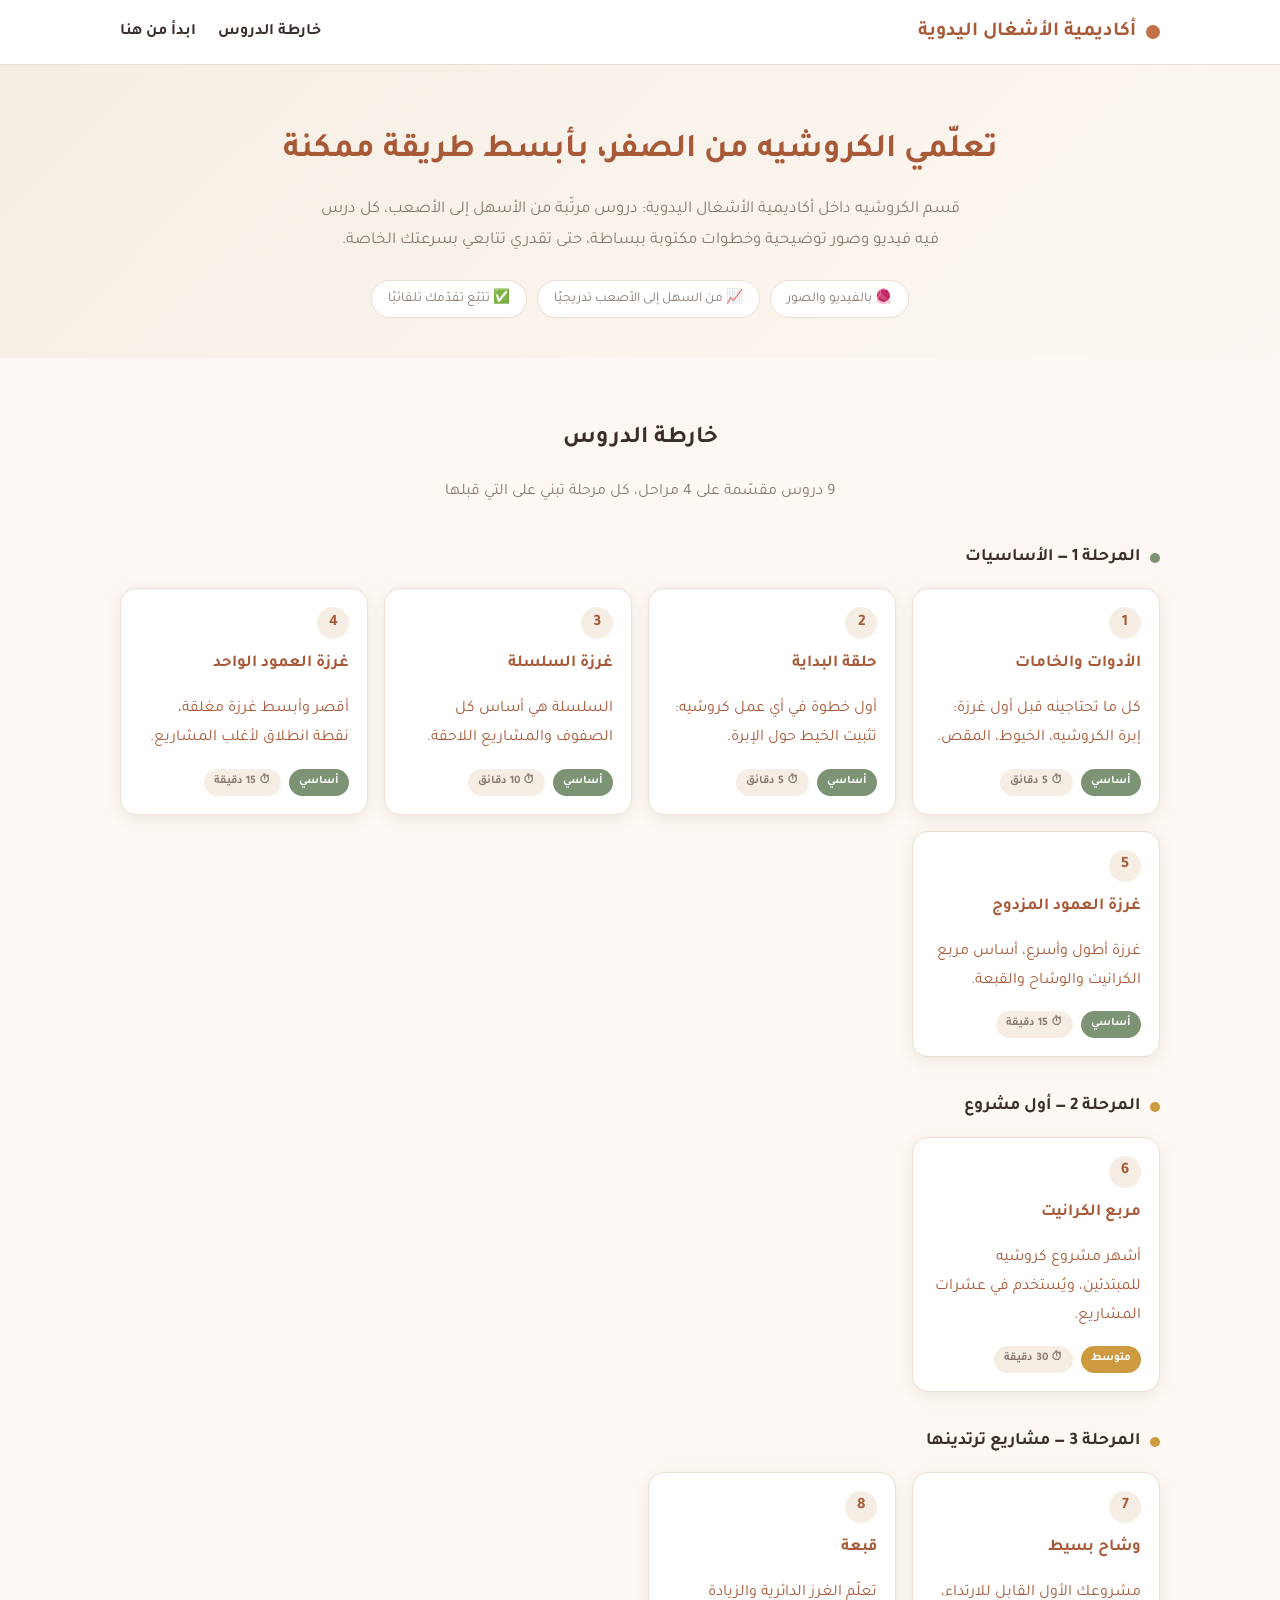
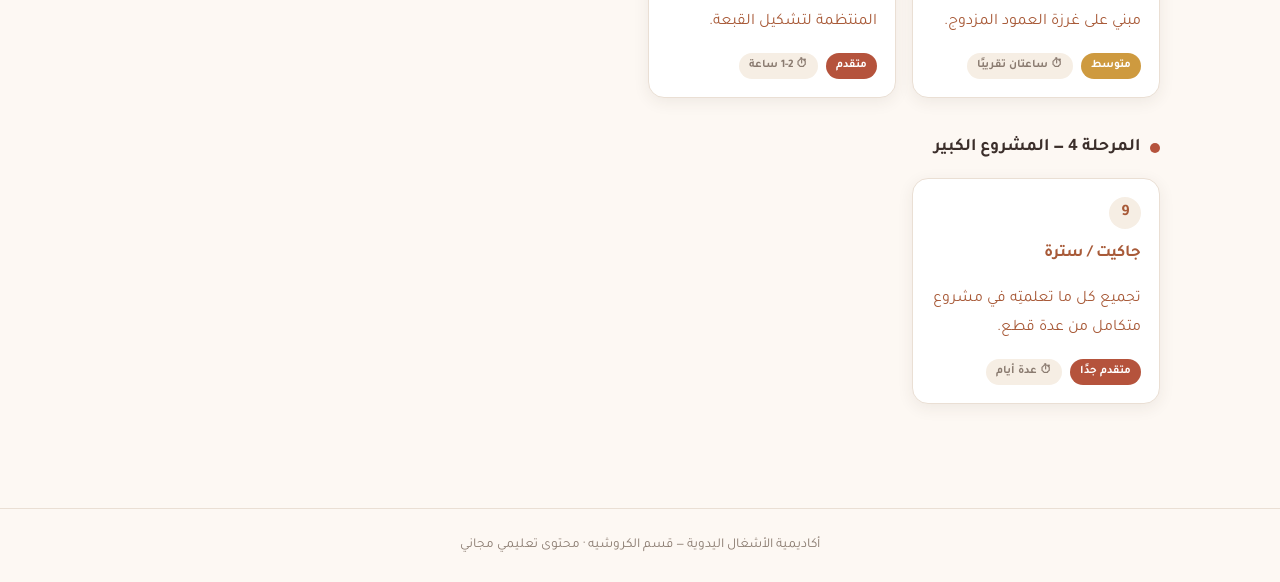
<file: index.html>
<!DOCTYPE html>
<html lang="ar" dir="rtl">
<head>
  <meta charset="UTF-8">
  <meta name="viewport" content="width=device-width, initial-scale=1.0">
  <title>أكاديمية الأشغال اليدوية | تعلّم الكروشيه خطوة بخطوة</title>
  <meta name="description" content="موقع تعليمي بسيط لتعلّم الكروشيه بالفيديو والصور، من حلقة البداية إلى مربع الكرانيت والوشاح والقبعة والجاكيت.">
  <link rel="preconnect" href="https://fonts.googleapis.com">
  <link href="https://fonts.googleapis.com/css2?family=Tajawal:wght@400;500;700;900&display=swap" rel="stylesheet">
  <link rel="stylesheet" href="assets/css/style.css">
</head>
<body>

  <header class="site-header">
    <div class="container">
      <a href="index.html" class="brand"><span class="logo-dot"></span> أكاديمية الأشغال اليدوية</a>
      <nav class="site-nav">
        <a href="#roadmap">خارطة الدروس</a>
        <a href="lessons/01-tools.html">ابدأ من هنا</a>
      </nav>
    </div>
  </header>

  <section class="hero">
    <div class="container">
      <h1>تعلّمي الكروشيه من الصفر، بأبسط طريقة ممكنة</h1>
      <p>قسم الكروشيه داخل أكاديمية الأشغال اليدوية: دروس مرتّبة من الأسهل إلى الأصعب، كل درس فيه فيديو وصور توضيحية وخطوات مكتوبة ببساطة، حتى تقدري تتابعي بسرعتك الخاصة.</p>
      <div class="hero-badges">
        <span class="pill">🧶 بالفيديو والصور</span>
        <span class="pill">📈 من السهل إلى الأصعب تدريجيًا</span>
        <span class="pill">✅ تتبّع تقدّمك تلقائيًا</span>
      </div>
    </div>
  </section>

  <section class="roadmap" id="roadmap">
    <div class="container">
      <h2>خارطة الدروس</h2>
      <p class="sub">9 دروس مقسّمة على 4 مراحل، كل مرحلة تبني على التي قبلها</p>

      <!-- المرحلة 1 -->
      <div class="level-block">
        <div class="level-title"><span class="dot" style="background:var(--color-level-basic)"></span> المرحلة 1 — الأساسيات</div>
        <div class="lesson-grid">

          <a class="lesson-card" data-lesson-id="tools" href="lessons/01-tools.html">
            <span class="check">✓</span>
            <div class="num">1</div>
            <h3>الأدوات والخامات</h3>
            <p>كل ما تحتاجينه قبل أول غرزة: إبرة الكروشيه، الخيوط، المقص.</p>
            <div class="meta"><span class="badge basic">أساسي</span><span class="badge time">⏱ 5 دقائق</span></div>
          </a>

          <a class="lesson-card" data-lesson-id="slip-knot" href="lessons/02-slip-knot.html">
            <span class="check">✓</span>
            <div class="num">2</div>
            <h3>حلقة البداية</h3>
            <p>أول خطوة في أي عمل كروشيه: تثبيت الخيط حول الإبرة.</p>
            <div class="meta"><span class="badge basic">أساسي</span><span class="badge time">⏱ 5 دقائق</span></div>
          </a>

          <a class="lesson-card" data-lesson-id="chain-stitch" href="lessons/03-chain-stitch.html">
            <span class="check">✓</span>
            <div class="num">3</div>
            <h3>غرزة السلسلة</h3>
            <p>السلسلة هي أساس كل الصفوف والمشاريع اللاحقة.</p>
            <div class="meta"><span class="badge basic">أساسي</span><span class="badge time">⏱ 10 دقائق</span></div>
          </a>

          <a class="lesson-card" data-lesson-id="single-crochet" href="lessons/04-single-crochet.html">
            <span class="check">✓</span>
            <div class="num">4</div>
            <h3>غرزة العمود الواحد</h3>
            <p>أقصر وأبسط غرزة مغلقة، نقطة انطلاق لأغلب المشاريع.</p>
            <div class="meta"><span class="badge basic">أساسي</span><span class="badge time">⏱ 15 دقيقة</span></div>
          </a>

          <a class="lesson-card" data-lesson-id="double-crochet" href="lessons/05-double-crochet.html">
            <span class="check">✓</span>
            <div class="num">5</div>
            <h3>غرزة العمود المزدوج</h3>
            <p>غرزة أطول وأسرع، أساس مربع الكرانيت والوشاح والقبعة.</p>
            <div class="meta"><span class="badge basic">أساسي</span><span class="badge time">⏱ 15 دقيقة</span></div>
          </a>

        </div>
      </div>

      <!-- المرحلة 2 -->
      <div class="level-block">
        <div class="level-title"><span class="dot" style="background:var(--color-level-mid)"></span> المرحلة 2 — أول مشروع</div>
        <div class="lesson-grid">
          <a class="lesson-card" data-lesson-id="granny-square" href="lessons/06-granny-square.html">
            <span class="check">✓</span>
            <div class="num">6</div>
            <h3>مربع الكرانيت</h3>
            <p>أشهر مشروع كروشيه للمبتدئين، ويُستخدم في عشرات المشاريع.</p>
            <div class="meta"><span class="badge mid">متوسط</span><span class="badge time">⏱ 30 دقيقة</span></div>
          </a>
        </div>
      </div>

      <!-- المرحلة 3 -->
      <div class="level-block">
        <div class="level-title"><span class="dot" style="background:var(--color-level-mid)"></span> المرحلة 3 — مشاريع ترتدينها</div>
        <div class="lesson-grid">
          <a class="lesson-card" data-lesson-id="scarf" href="lessons/07-scarf.html">
            <span class="check">✓</span>
            <div class="num">7</div>
            <h3>وشاح بسيط</h3>
            <p>مشروعك الأول القابل للارتداء، مبني على غرزة العمود المزدوج.</p>
            <div class="meta"><span class="badge mid">متوسط</span><span class="badge time">⏱ ساعتان تقريبًا</span></div>
          </a>

          <a class="lesson-card" data-lesson-id="hat" href="lessons/08-hat.html">
            <span class="check">✓</span>
            <div class="num">8</div>
            <h3>قبعة</h3>
            <p>تعلّم الغرز الدائرية والزيادة المنتظمة لتشكيل القبعة.</p>
            <div class="meta"><span class="badge adv">متقدم</span><span class="badge time">⏱ 1-2 ساعة</span></div>
          </a>
        </div>
      </div>

      <!-- المرحلة 4 -->
      <div class="level-block">
        <div class="level-title"><span class="dot" style="background:var(--color-level-adv)"></span> المرحلة 4 — المشروع الكبير</div>
        <div class="lesson-grid">
          <a class="lesson-card" data-lesson-id="jacket" href="lessons/09-jacket.html">
            <span class="check">✓</span>
            <div class="num">9</div>
            <h3>جاكيت / سترة</h3>
            <p>تجميع كل ما تعلمتِه في مشروع متكامل من عدة قطع.</p>
            <div class="meta"><span class="badge adv">متقدم جدًا</span><span class="badge time">⏱ عدة أيام</span></div>
          </a>
        </div>
      </div>

    </div>
  </section>

  <footer class="site-footer">
    <div class="container">
      أكاديمية الأشغال اليدوية — قسم الكروشيه · محتوى تعليمي مجاني
    </div>
  </footer>

  <script src="assets/js/main.js"></script>
</body>
</html>
</file>
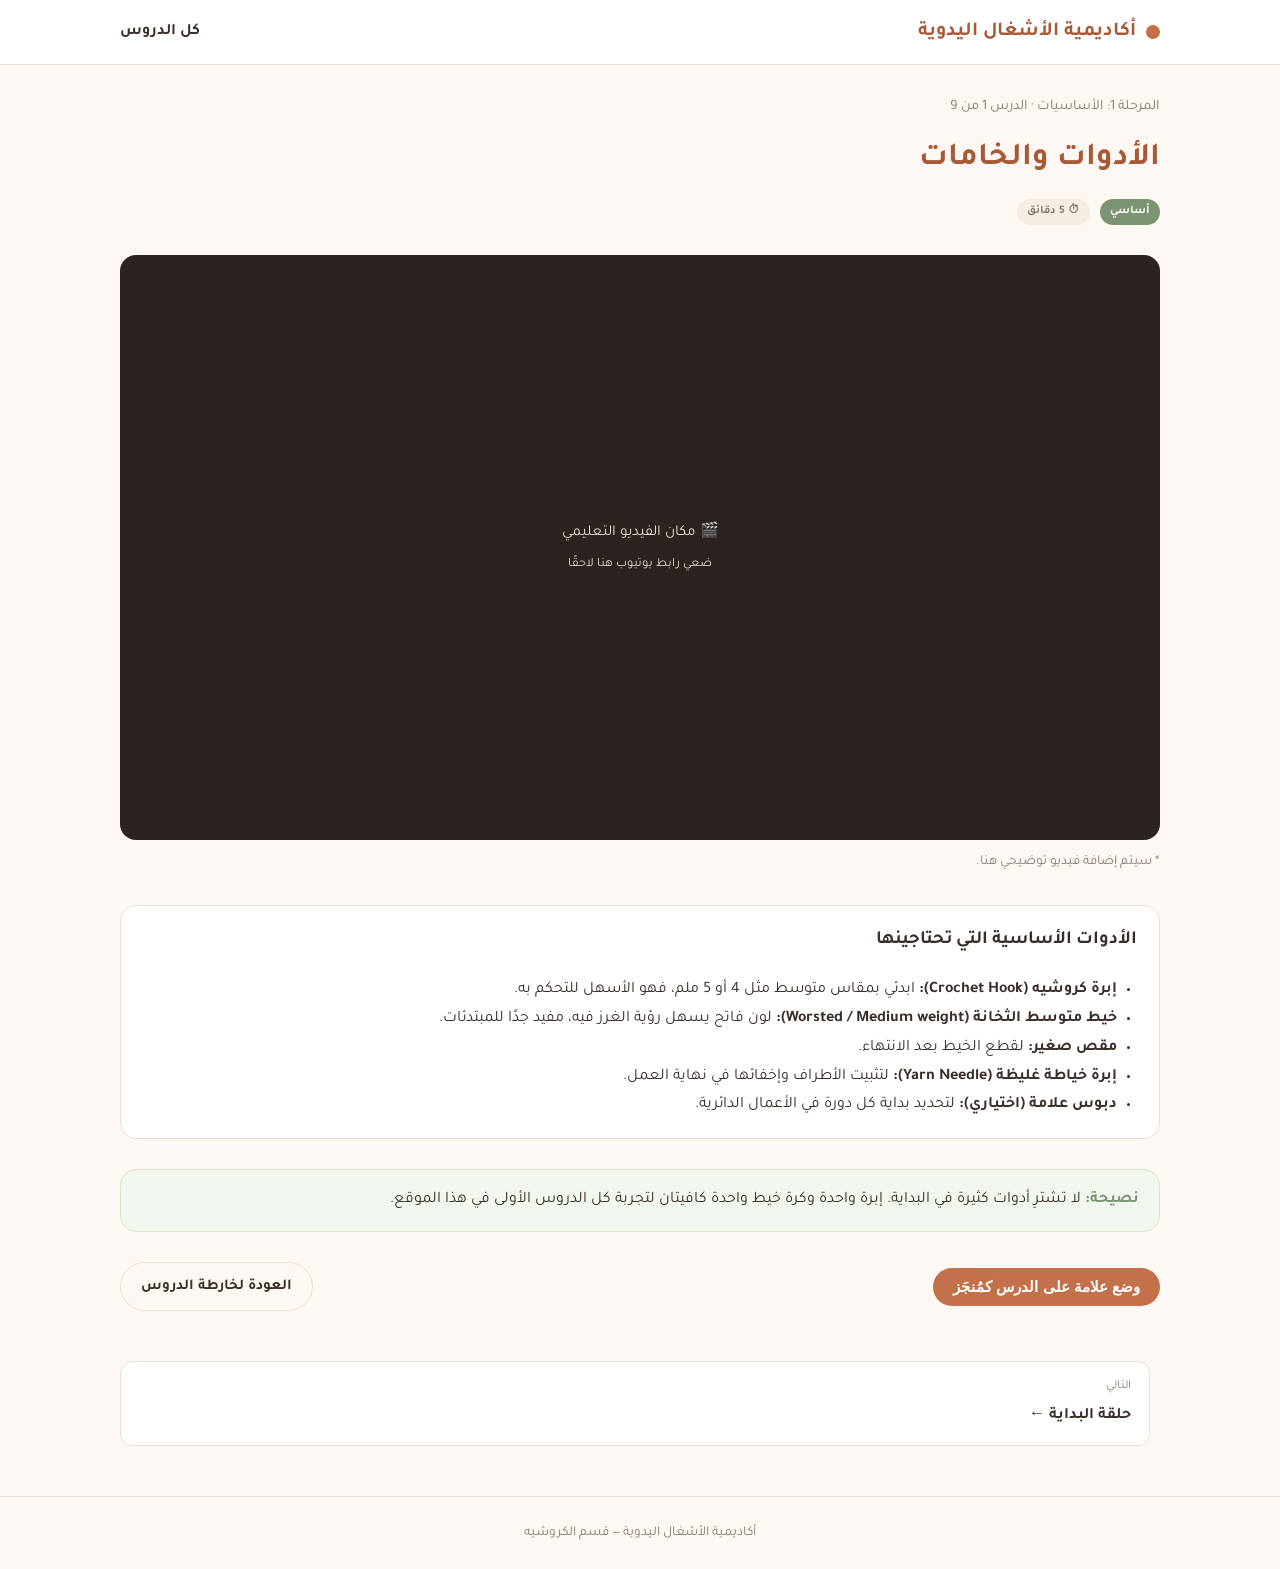
<file: lessons/01-tools.html>
<!DOCTYPE html>
<html lang="ar" dir="rtl">
<head>
  <meta charset="UTF-8">
  <meta name="viewport" content="width=device-width, initial-scale=1.0">
  <title>الأدوات والخامات | أكاديمية الأشغال اليدوية</title>
  <link href="https://fonts.googleapis.com/css2?family=Tajawal:wght@400;500;700;900&display=swap" rel="stylesheet">
  <link rel="stylesheet" href="../assets/css/style.css">
</head>
<body>

  <header class="site-header">
    <div class="container">
      <a href="../index.html" class="brand"><span class="logo-dot"></span> أكاديمية الأشغال اليدوية</a>
      <nav class="site-nav">
        <a href="../index.html#roadmap">كل الدروس</a>
      </nav>
    </div>
  </header>

  <div class="container">
    <div class="lesson-header">
      <div class="breadcrumb">المرحلة 1: الأساسيات · الدرس 1 من 9</div>
      <h1>الأدوات والخامات</h1>
      <div class="lesson-meta">
        <span class="badge basic">أساسي</span>
        <span class="badge time">⏱ 5 دقائق</span>
      </div>
    </div>

    <!--
      لإضافة فيديو يوتيوب لهذا الدرس:
      استبدلي <div class="video-placeholder">...</div> بالكامل بالسطر التالي (ضعي رابط الفيديو الخاص بك):
      <iframe src="https://www.youtube.com/embed/VIDEO_ID" title="الأدوات والخامات" allowfullscreen></iframe>
    -->
    <div class="video-wrapper">
      <div class="video-placeholder">
        🎬 مكان الفيديو التعليمي<br>
        <small>ضعي رابط يوتيوب هنا لاحقًا</small>
      </div>
    </div>
    <p class="video-note">* سيتم إضافة فيديو توضيحي هنا.</p>

    <div class="materials">
      <h3>الأدوات الأساسية التي تحتاجينها</h3>
      <ul>
        <li><strong>إبرة كروشيه (Crochet Hook):</strong> ابدئي بمقاس متوسط مثل 4 أو 5 ملم، فهو الأسهل للتحكم به.</li>
        <li><strong>خيط متوسط الثخانة (Worsted / Medium weight):</strong> لون فاتح يسهل رؤية الغرز فيه، مفيد جدًا للمبتدئات.</li>
        <li><strong>مقص صغير:</strong> لقطع الخيط بعد الانتهاء.</li>
        <li><strong>إبرة خياطة غليظة (Yarn Needle):</strong> لتثبيت الأطراف وإخفائها في نهاية العمل.</li>
        <li><strong>دبوس علامة (اختياري):</strong> لتحديد بداية كل دورة في الأعمال الدائرية.</li>
      </ul>
    </div>

    <div class="tip-box">
      <strong>نصيحة:</strong> لا تشترِ أدوات كثيرة في البداية. إبرة واحدة وكرة خيط واحدة كافيتان لتجربة كل الدروس الأولى في هذا الموقع.
    </div>

    <div class="lesson-actions">
      <button class="btn" data-complete-btn="tools">وضع علامة على الدرس كمُنجَز</button>
      <a class="btn outline" href="../index.html#roadmap">العودة لخارطة الدروس</a>
    </div>

    <div class="nav-links">
      <span></span>
      <a href="02-slip-knot.html"><span class="dir">التالي</span> حلقة البداية ←</a>
    </div>
  </div>

  <footer class="site-footer">
    <div class="container">أكاديمية الأشغال اليدوية — قسم الكروشيه</div>
  </footer>

  <script src="../assets/js/main.js"></script>
</body>
</html>
</file>
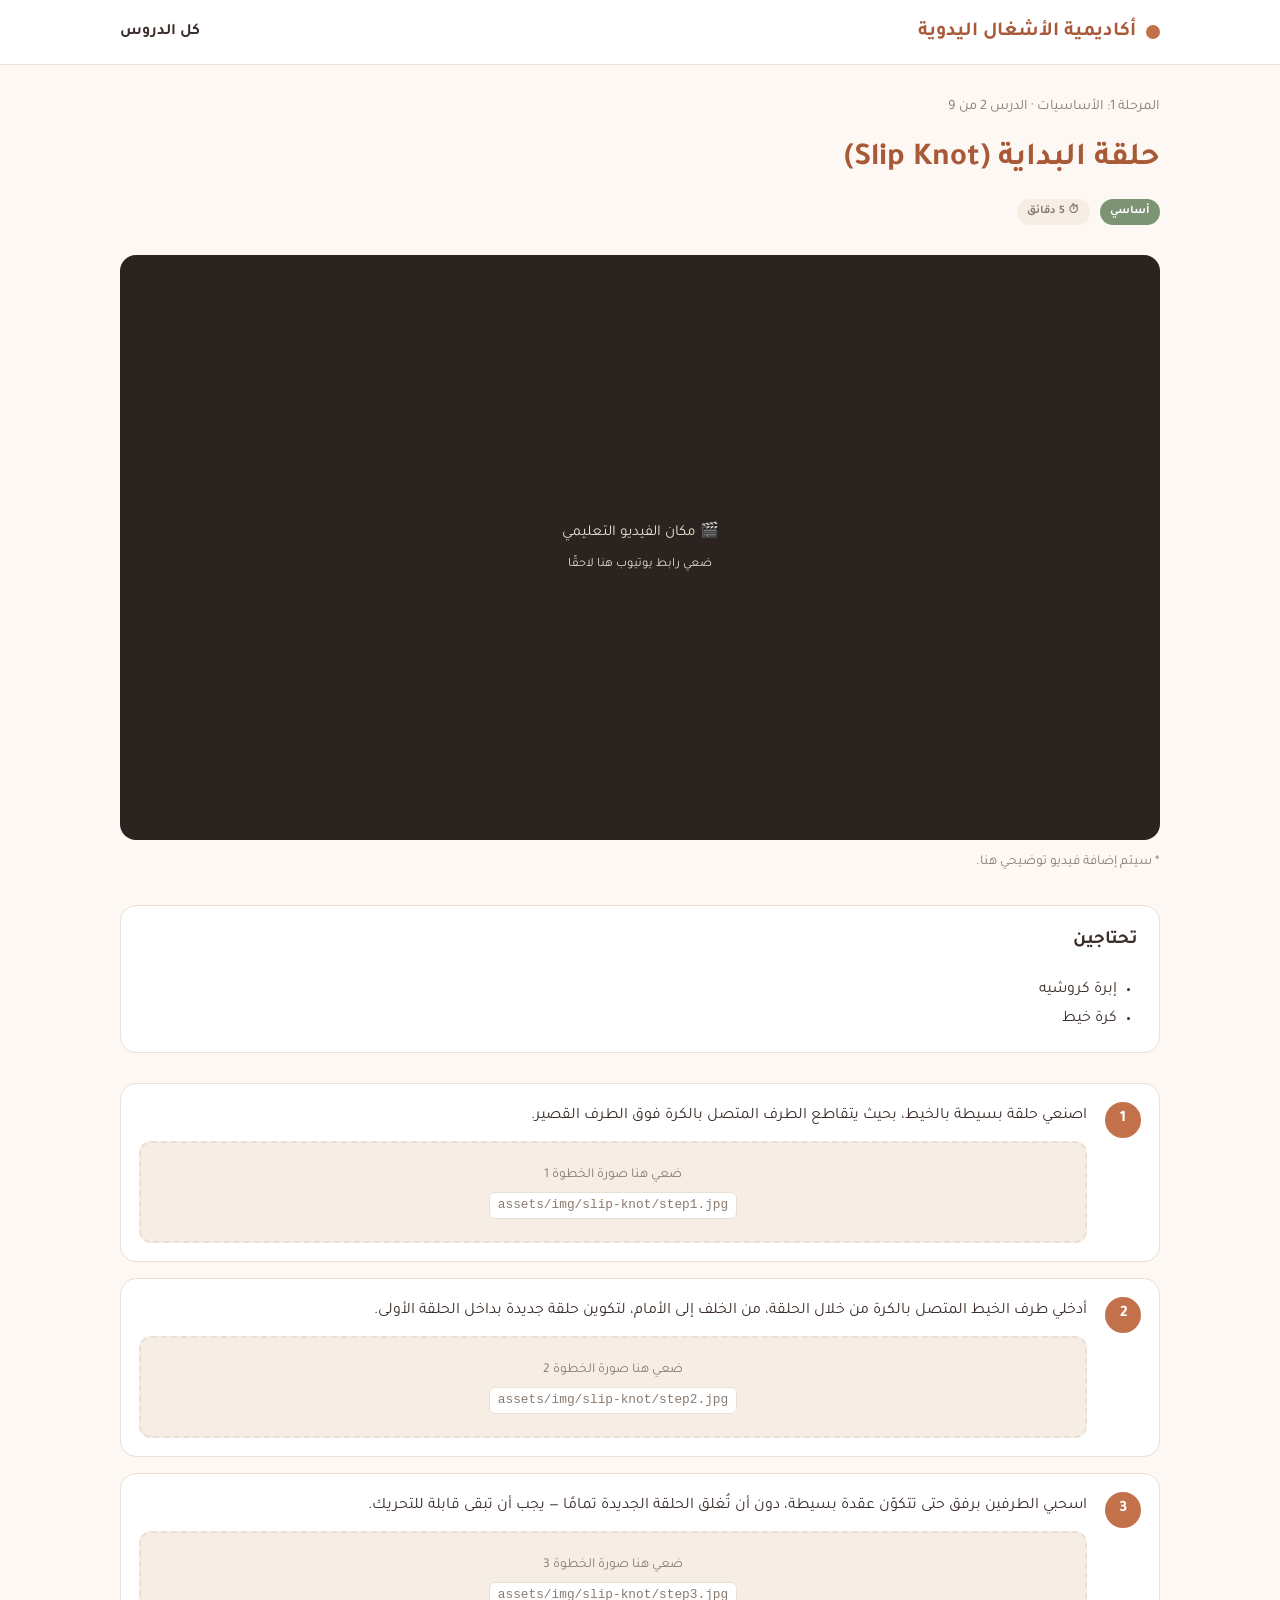
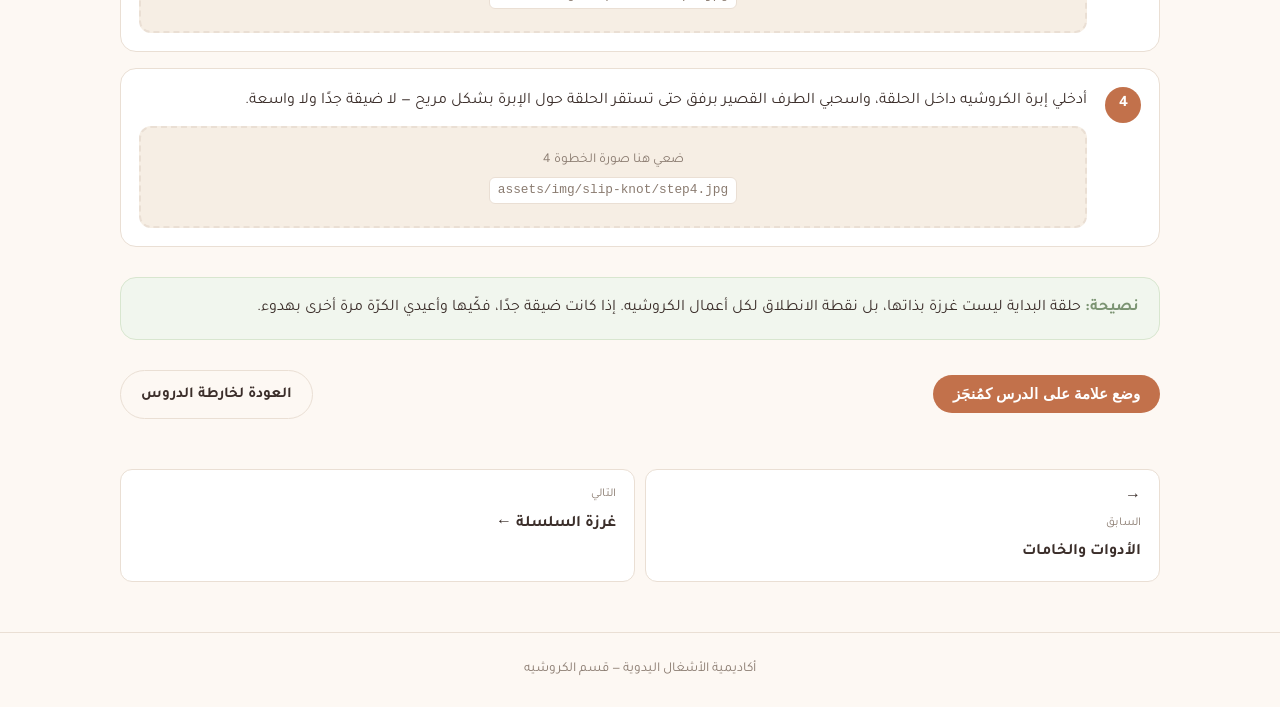
<file: lessons/02-slip-knot.html>
<!DOCTYPE html>
<html lang="ar" dir="rtl">
<head>
  <meta charset="UTF-8">
  <meta name="viewport" content="width=device-width, initial-scale=1.0">
  <title>حلقة البداية | أكاديمية الأشغال اليدوية</title>
  <link href="https://fonts.googleapis.com/css2?family=Tajawal:wght@400;500;700;900&display=swap" rel="stylesheet">
  <link rel="stylesheet" href="../assets/css/style.css">
</head>
<body>

  <header class="site-header">
    <div class="container">
      <a href="../index.html" class="brand"><span class="logo-dot"></span> أكاديمية الأشغال اليدوية</a>
      <nav class="site-nav"><a href="../index.html#roadmap">كل الدروس</a></nav>
    </div>
  </header>

  <div class="container">
    <div class="lesson-header">
      <div class="breadcrumb">المرحلة 1: الأساسيات · الدرس 2 من 9</div>
      <h1>حلقة البداية (Slip Knot)</h1>
      <div class="lesson-meta">
        <span class="badge basic">أساسي</span>
        <span class="badge time">⏱ 5 دقائق</span>
      </div>
    </div>

    <!-- استبدلي الـ placeholder بـ: <iframe src="https://www.youtube.com/embed/VIDEO_ID" title="حلقة البداية" allowfullscreen></iframe> -->
    <div class="video-wrapper">
      <div class="video-placeholder">🎬 مكان الفيديو التعليمي<br><small>ضعي رابط يوتيوب هنا لاحقًا</small></div>
    </div>
    <p class="video-note">* سيتم إضافة فيديو توضيحي هنا.</p>

    <div class="materials">
      <h3>تحتاجين</h3>
      <ul>
        <li>إبرة كروشيه</li>
        <li>كرة خيط</li>
      </ul>
    </div>

    <div class="steps">

      <div class="step">
        <div class="step-num">1</div>
        <div class="step-body">
          <p>اصنعي حلقة بسيطة بالخيط، بحيث يتقاطع الطرف المتصل بالكرة فوق الطرف القصير.</p>
          <div class="img-placeholder">ضعي هنا صورة الخطوة 1<br><code>assets/img/slip-knot/step1.jpg</code></div>
        </div>
      </div>

      <div class="step">
        <div class="step-num">2</div>
        <div class="step-body">
          <p>أدخلي طرف الخيط المتصل بالكرة من خلال الحلقة، من الخلف إلى الأمام، لتكوين حلقة جديدة بداخل الحلقة الأولى.</p>
          <div class="img-placeholder">ضعي هنا صورة الخطوة 2<br><code>assets/img/slip-knot/step2.jpg</code></div>
        </div>
      </div>

      <div class="step">
        <div class="step-num">3</div>
        <div class="step-body">
          <p>اسحبي الطرفين برفق حتى تتكوّن عقدة بسيطة، دون أن تُغلق الحلقة الجديدة تمامًا — يجب أن تبقى قابلة للتحريك.</p>
          <div class="img-placeholder">ضعي هنا صورة الخطوة 3<br><code>assets/img/slip-knot/step3.jpg</code></div>
        </div>
      </div>

      <div class="step">
        <div class="step-num">4</div>
        <div class="step-body">
          <p>أدخلي إبرة الكروشيه داخل الحلقة، واسحبي الطرف القصير برفق حتى تستقر الحلقة حول الإبرة بشكل مريح — لا ضيقة جدًا ولا واسعة.</p>
          <div class="img-placeholder">ضعي هنا صورة الخطوة 4<br><code>assets/img/slip-knot/step4.jpg</code></div>
        </div>
      </div>

    </div>

    <div class="tip-box">
      <strong>نصيحة:</strong> حلقة البداية ليست غرزة بذاتها، بل نقطة الانطلاق لكل أعمال الكروشيه. إذا كانت ضيقة جدًا، فكّيها وأعيدي الكرّة مرة أخرى بهدوء.
    </div>

    <div class="lesson-actions">
      <button class="btn" data-complete-btn="slip-knot">وضع علامة على الدرس كمُنجَز</button>
      <a class="btn outline" href="../index.html#roadmap">العودة لخارطة الدروس</a>
    </div>

    <div class="nav-links">
      <a href="01-tools.html">→ <span class="dir">السابق</span> الأدوات والخامات</a>
      <a href="03-chain-stitch.html"><span class="dir">التالي</span> غرزة السلسلة ←</a>
    </div>
  </div>

  <footer class="site-footer"><div class="container">أكاديمية الأشغال اليدوية — قسم الكروشيه</div></footer>
  <script src="../assets/js/main.js"></script>
</body>
</html>
</file>
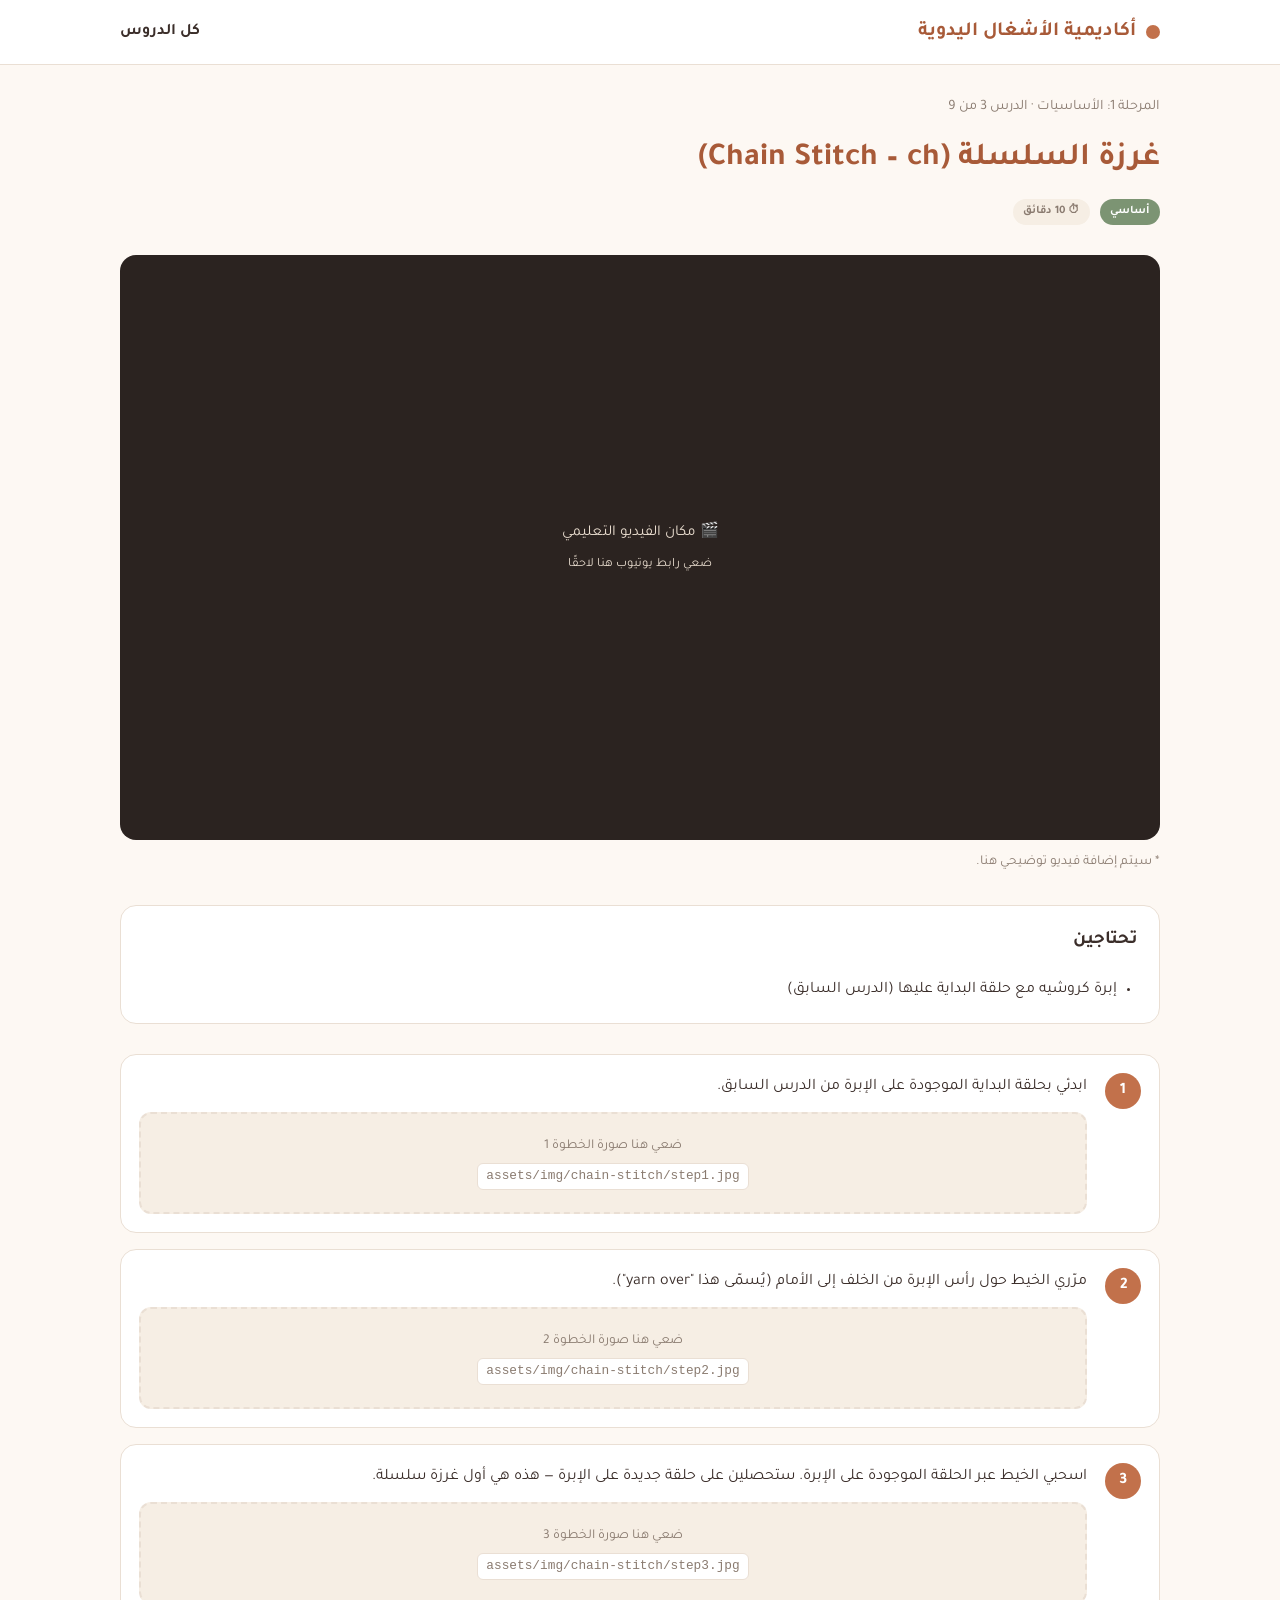
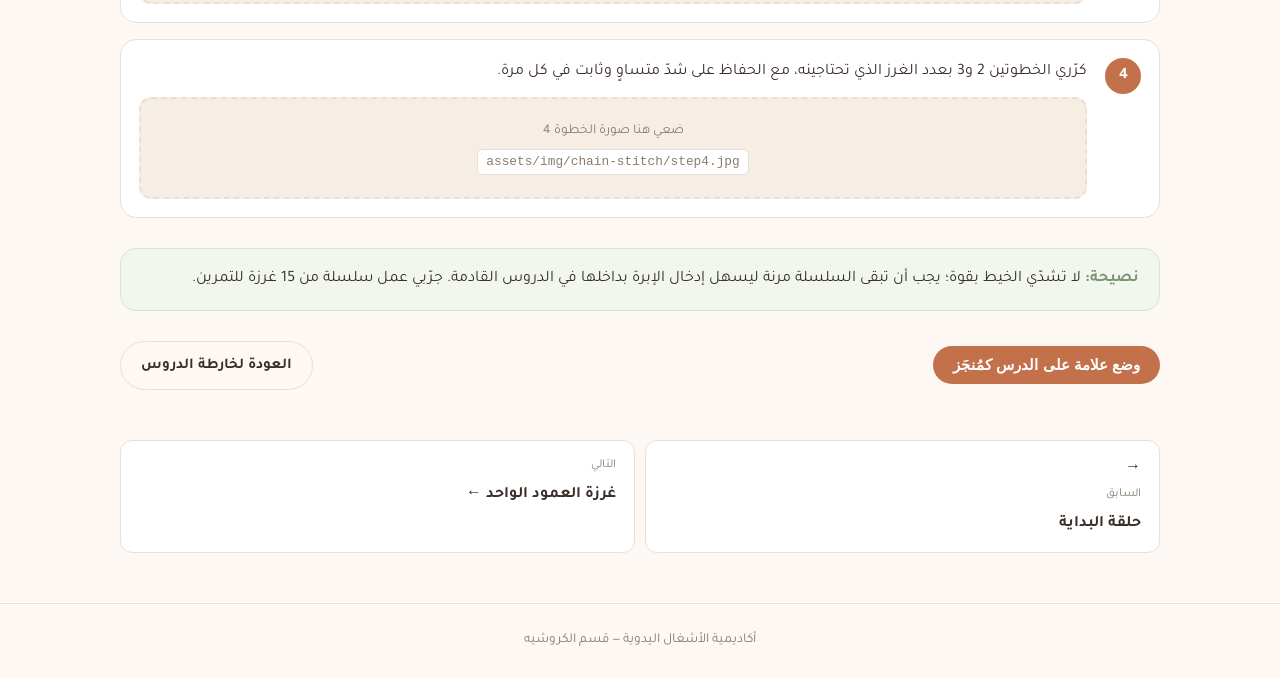
<file: lessons/03-chain-stitch.html>
<!DOCTYPE html>
<html lang="ar" dir="rtl">
<head>
  <meta charset="UTF-8">
  <meta name="viewport" content="width=device-width, initial-scale=1.0">
  <title>غرزة السلسلة | أكاديمية الأشغال اليدوية</title>
  <link href="https://fonts.googleapis.com/css2?family=Tajawal:wght@400;500;700;900&display=swap" rel="stylesheet">
  <link rel="stylesheet" href="../assets/css/style.css">
</head>
<body>

  <header class="site-header">
    <div class="container">
      <a href="../index.html" class="brand"><span class="logo-dot"></span> أكاديمية الأشغال اليدوية</a>
      <nav class="site-nav"><a href="../index.html#roadmap">كل الدروس</a></nav>
    </div>
  </header>

  <div class="container">
    <div class="lesson-header">
      <div class="breadcrumb">المرحلة 1: الأساسيات · الدرس 3 من 9</div>
      <h1>غرزة السلسلة (Chain Stitch – ch)</h1>
      <div class="lesson-meta">
        <span class="badge basic">أساسي</span>
        <span class="badge time">⏱ 10 دقائق</span>
      </div>
    </div>

    <!-- استبدلي الـ placeholder بـ: <iframe src="https://www.youtube.com/embed/VIDEO_ID" title="غرزة السلسلة" allowfullscreen></iframe> -->
    <div class="video-wrapper">
      <div class="video-placeholder">🎬 مكان الفيديو التعليمي<br><small>ضعي رابط يوتيوب هنا لاحقًا</small></div>
    </div>
    <p class="video-note">* سيتم إضافة فيديو توضيحي هنا.</p>

    <div class="materials">
      <h3>تحتاجين</h3>
      <ul>
        <li>إبرة كروشيه مع حلقة البداية عليها (الدرس السابق)</li>
      </ul>
    </div>

    <div class="steps">

      <div class="step">
        <div class="step-num">1</div>
        <div class="step-body">
          <p>ابدئي بحلقة البداية الموجودة على الإبرة من الدرس السابق.</p>
          <div class="img-placeholder">ضعي هنا صورة الخطوة 1<br><code>assets/img/chain-stitch/step1.jpg</code></div>
        </div>
      </div>

      <div class="step">
        <div class="step-num">2</div>
        <div class="step-body">
          <p>مرّري الخيط حول رأس الإبرة من الخلف إلى الأمام (يُسمّى هذا "yarn over").</p>
          <div class="img-placeholder">ضعي هنا صورة الخطوة 2<br><code>assets/img/chain-stitch/step2.jpg</code></div>
        </div>
      </div>

      <div class="step">
        <div class="step-num">3</div>
        <div class="step-body">
          <p>اسحبي الخيط عبر الحلقة الموجودة على الإبرة. ستحصلين على حلقة جديدة على الإبرة — هذه هي أول غرزة سلسلة.</p>
          <div class="img-placeholder">ضعي هنا صورة الخطوة 3<br><code>assets/img/chain-stitch/step3.jpg</code></div>
        </div>
      </div>

      <div class="step">
        <div class="step-num">4</div>
        <div class="step-body">
          <p>كرّري الخطوتين 2 و3 بعدد الغرز الذي تحتاجينه، مع الحفاظ على شدّ متساوٍ وثابت في كل مرة.</p>
          <div class="img-placeholder">ضعي هنا صورة الخطوة 4<br><code>assets/img/chain-stitch/step4.jpg</code></div>
        </div>
      </div>

    </div>

    <div class="tip-box">
      <strong>نصيحة:</strong> لا تشدّي الخيط بقوة؛ يجب أن تبقى السلسلة مرنة ليسهل إدخال الإبرة بداخلها في الدروس القادمة. جرّبي عمل سلسلة من 15 غرزة للتمرين.
    </div>

    <div class="lesson-actions">
      <button class="btn" data-complete-btn="chain-stitch">وضع علامة على الدرس كمُنجَز</button>
      <a class="btn outline" href="../index.html#roadmap">العودة لخارطة الدروس</a>
    </div>

    <div class="nav-links">
      <a href="02-slip-knot.html">→ <span class="dir">السابق</span> حلقة البداية</a>
      <a href="04-single-crochet.html"><span class="dir">التالي</span> غرزة العمود الواحد ←</a>
    </div>
  </div>

  <footer class="site-footer"><div class="container">أكاديمية الأشغال اليدوية — قسم الكروشيه</div></footer>
  <script src="../assets/js/main.js"></script>
</body>
</html>
</file>
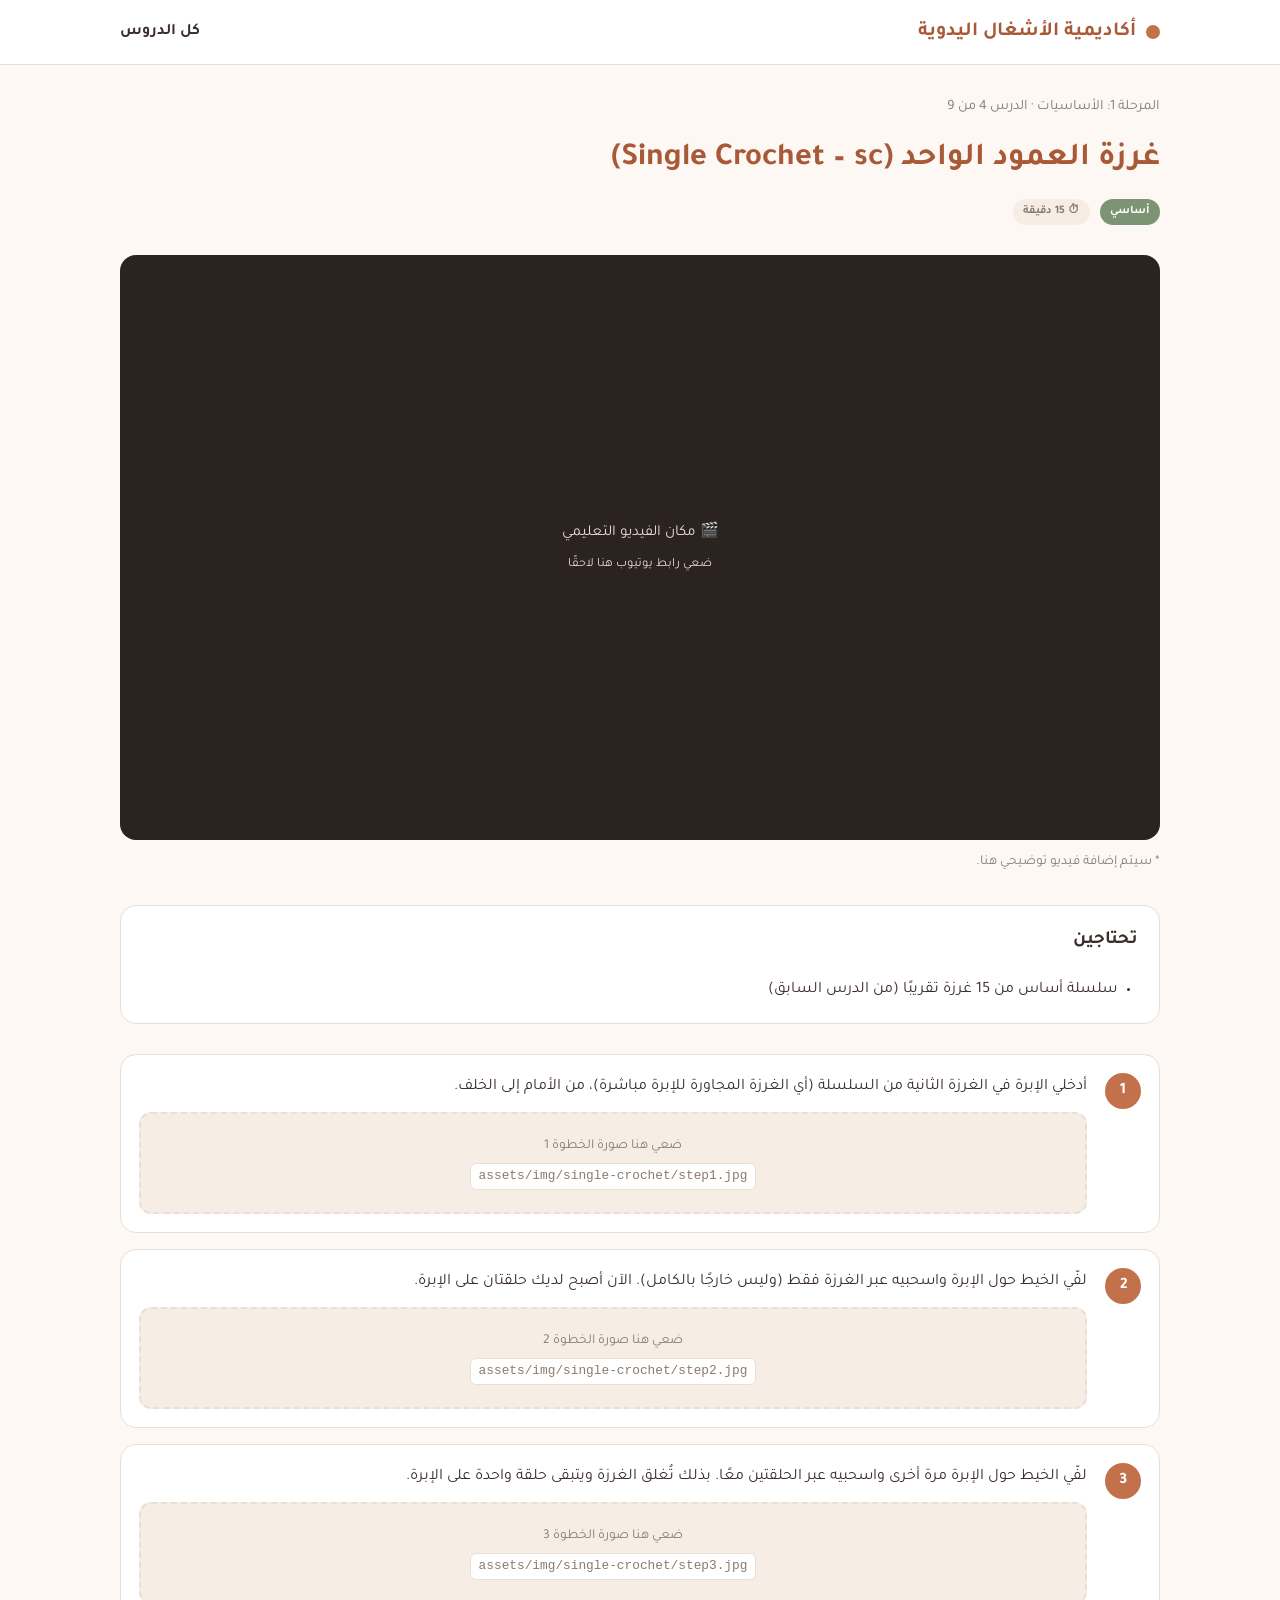
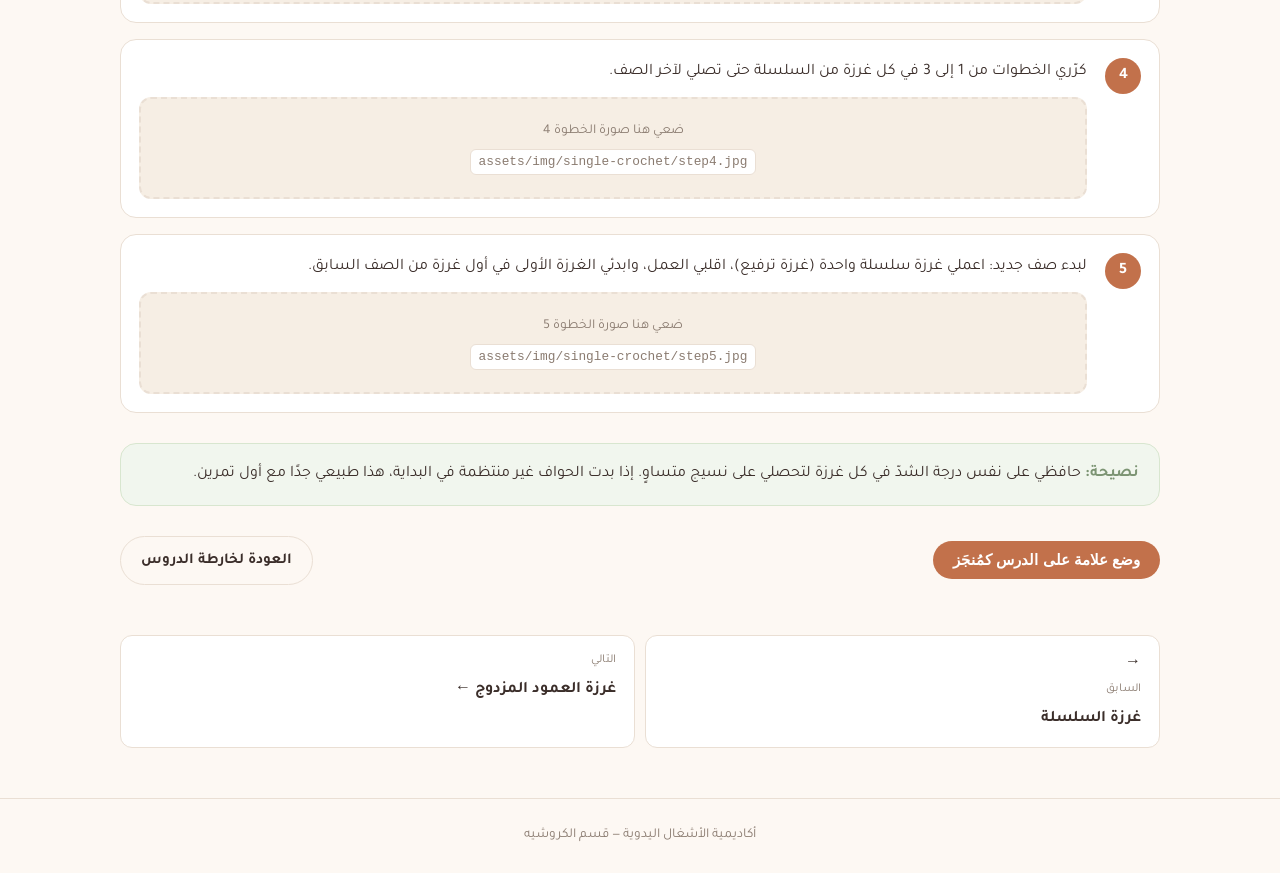
<file: lessons/04-single-crochet.html>
<!DOCTYPE html>
<html lang="ar" dir="rtl">
<head>
  <meta charset="UTF-8">
  <meta name="viewport" content="width=device-width, initial-scale=1.0">
  <title>غرزة العمود الواحد | أكاديمية الأشغال اليدوية</title>
  <link href="https://fonts.googleapis.com/css2?family=Tajawal:wght@400;500;700;900&display=swap" rel="stylesheet">
  <link rel="stylesheet" href="../assets/css/style.css">
</head>
<body>

  <header class="site-header">
    <div class="container">
      <a href="../index.html" class="brand"><span class="logo-dot"></span> أكاديمية الأشغال اليدوية</a>
      <nav class="site-nav"><a href="../index.html#roadmap">كل الدروس</a></nav>
    </div>
  </header>

  <div class="container">
    <div class="lesson-header">
      <div class="breadcrumb">المرحلة 1: الأساسيات · الدرس 4 من 9</div>
      <h1>غرزة العمود الواحد (Single Crochet – sc)</h1>
      <div class="lesson-meta">
        <span class="badge basic">أساسي</span>
        <span class="badge time">⏱ 15 دقيقة</span>
      </div>
    </div>

    <!-- استبدلي الـ placeholder بـ: <iframe src="https://www.youtube.com/embed/VIDEO_ID" title="غرزة العمود الواحد" allowfullscreen></iframe> -->
    <div class="video-wrapper">
      <div class="video-placeholder">🎬 مكان الفيديو التعليمي<br><small>ضعي رابط يوتيوب هنا لاحقًا</small></div>
    </div>
    <p class="video-note">* سيتم إضافة فيديو توضيحي هنا.</p>

    <div class="materials">
      <h3>تحتاجين</h3>
      <ul>
        <li>سلسلة أساس من 15 غرزة تقريبًا (من الدرس السابق)</li>
      </ul>
    </div>

    <div class="steps">

      <div class="step">
        <div class="step-num">1</div>
        <div class="step-body">
          <p>أدخلي الإبرة في الغرزة الثانية من السلسلة (أي الغرزة المجاورة للإبرة مباشرة)، من الأمام إلى الخلف.</p>
          <div class="img-placeholder">ضعي هنا صورة الخطوة 1<br><code>assets/img/single-crochet/step1.jpg</code></div>
        </div>
      </div>

      <div class="step">
        <div class="step-num">2</div>
        <div class="step-body">
          <p>لفّي الخيط حول الإبرة واسحبيه عبر الغرزة فقط (وليس خارجًا بالكامل). الآن أصبح لديك حلقتان على الإبرة.</p>
          <div class="img-placeholder">ضعي هنا صورة الخطوة 2<br><code>assets/img/single-crochet/step2.jpg</code></div>
        </div>
      </div>

      <div class="step">
        <div class="step-num">3</div>
        <div class="step-body">
          <p>لفّي الخيط حول الإبرة مرة أخرى واسحبيه عبر الحلقتين معًا. بذلك تُغلق الغرزة ويتبقى حلقة واحدة على الإبرة.</p>
          <div class="img-placeholder">ضعي هنا صورة الخطوة 3<br><code>assets/img/single-crochet/step3.jpg</code></div>
        </div>
      </div>

      <div class="step">
        <div class="step-num">4</div>
        <div class="step-body">
          <p>كرّري الخطوات من 1 إلى 3 في كل غرزة من السلسلة حتى تصلي لآخر الصف.</p>
          <div class="img-placeholder">ضعي هنا صورة الخطوة 4<br><code>assets/img/single-crochet/step4.jpg</code></div>
        </div>
      </div>

      <div class="step">
        <div class="step-num">5</div>
        <div class="step-body">
          <p>لبدء صف جديد: اعملي غرزة سلسلة واحدة (غرزة ترفيع)، اقلبي العمل، وابدئي الغرزة الأولى في أول غرزة من الصف السابق.</p>
          <div class="img-placeholder">ضعي هنا صورة الخطوة 5<br><code>assets/img/single-crochet/step5.jpg</code></div>
        </div>
      </div>

    </div>

    <div class="tip-box">
      <strong>نصيحة:</strong> حافظي على نفس درجة الشدّ في كل غرزة لتحصلي على نسيج متساوٍ. إذا بدت الحواف غير منتظمة في البداية، هذا طبيعي جدًا مع أول تمرين.
    </div>

    <div class="lesson-actions">
      <button class="btn" data-complete-btn="single-crochet">وضع علامة على الدرس كمُنجَز</button>
      <a class="btn outline" href="../index.html#roadmap">العودة لخارطة الدروس</a>
    </div>

    <div class="nav-links">
      <a href="03-chain-stitch.html">→ <span class="dir">السابق</span> غرزة السلسلة</a>
      <a href="05-double-crochet.html"><span class="dir">التالي</span> غرزة العمود المزدوج ←</a>
    </div>
  </div>

  <footer class="site-footer"><div class="container">أكاديمية الأشغال اليدوية — قسم الكروشيه</div></footer>
  <script src="../assets/js/main.js"></script>
</body>
</html>
</file>
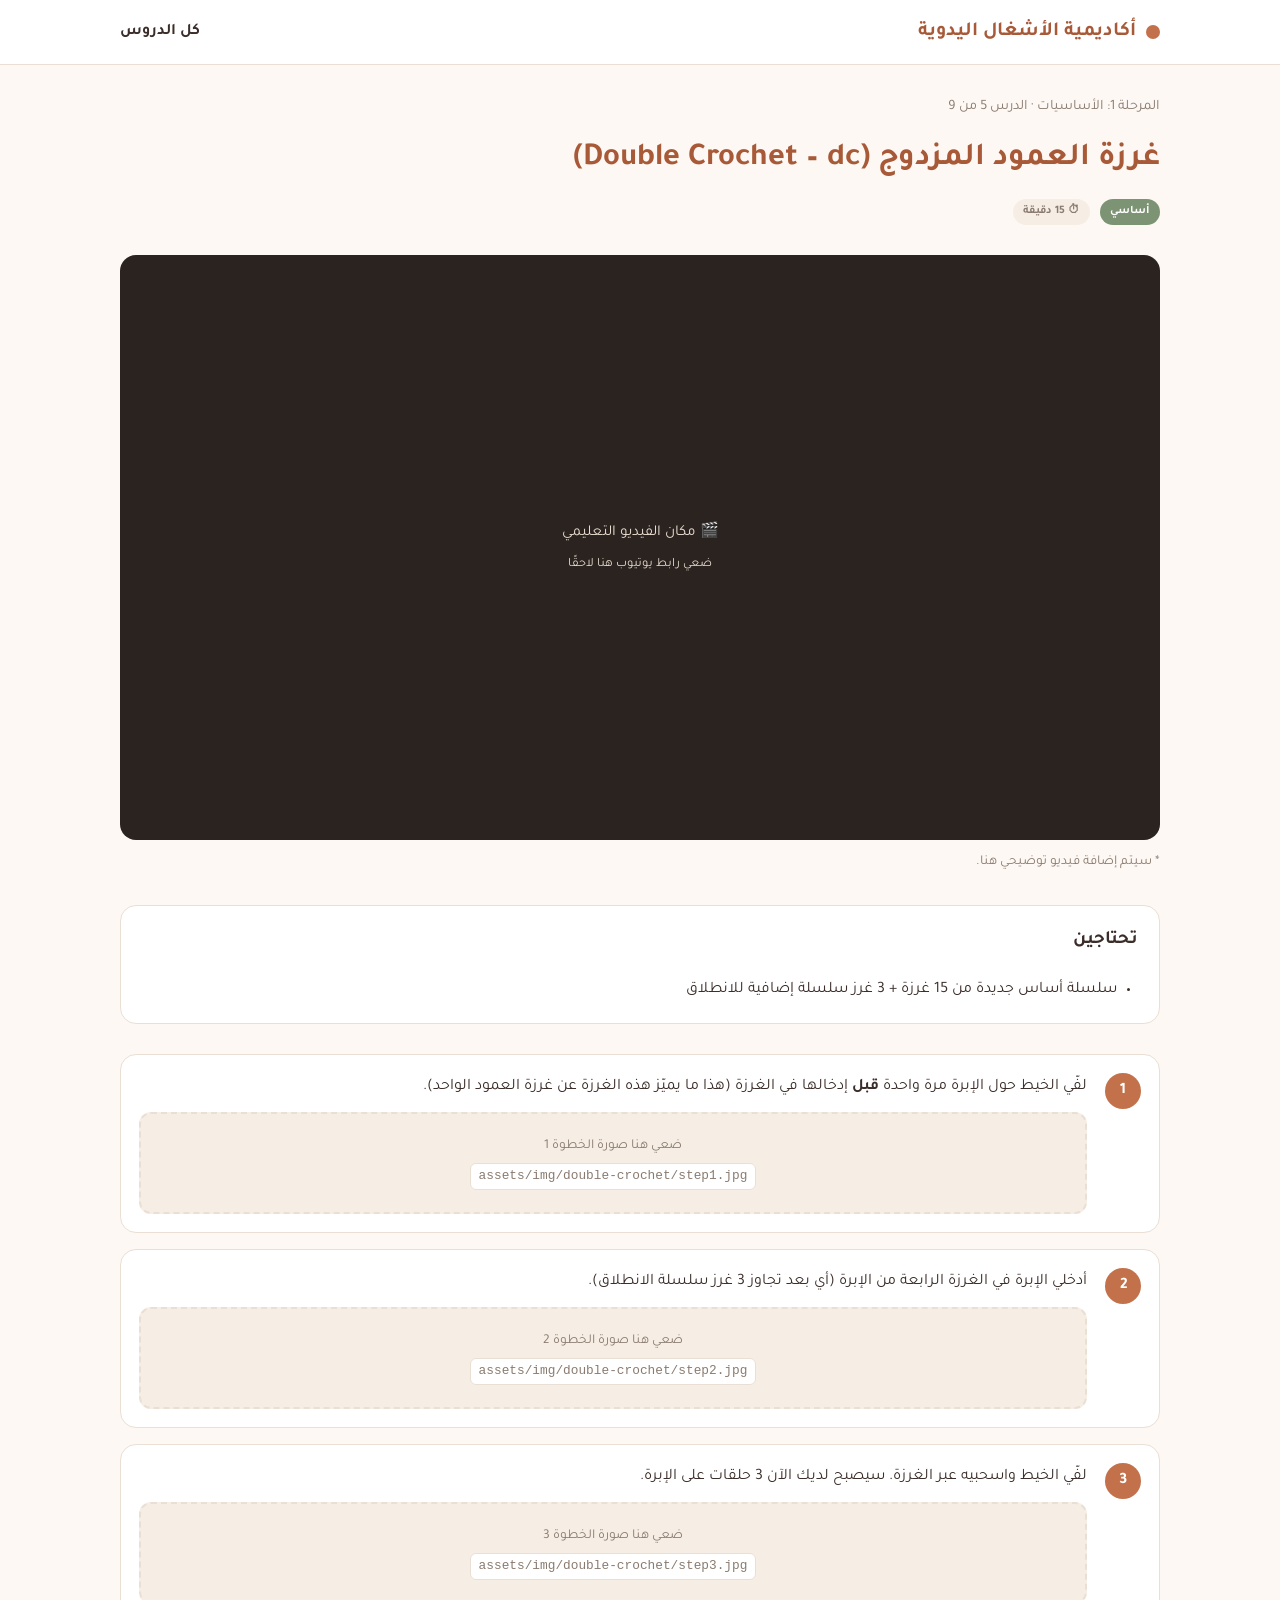
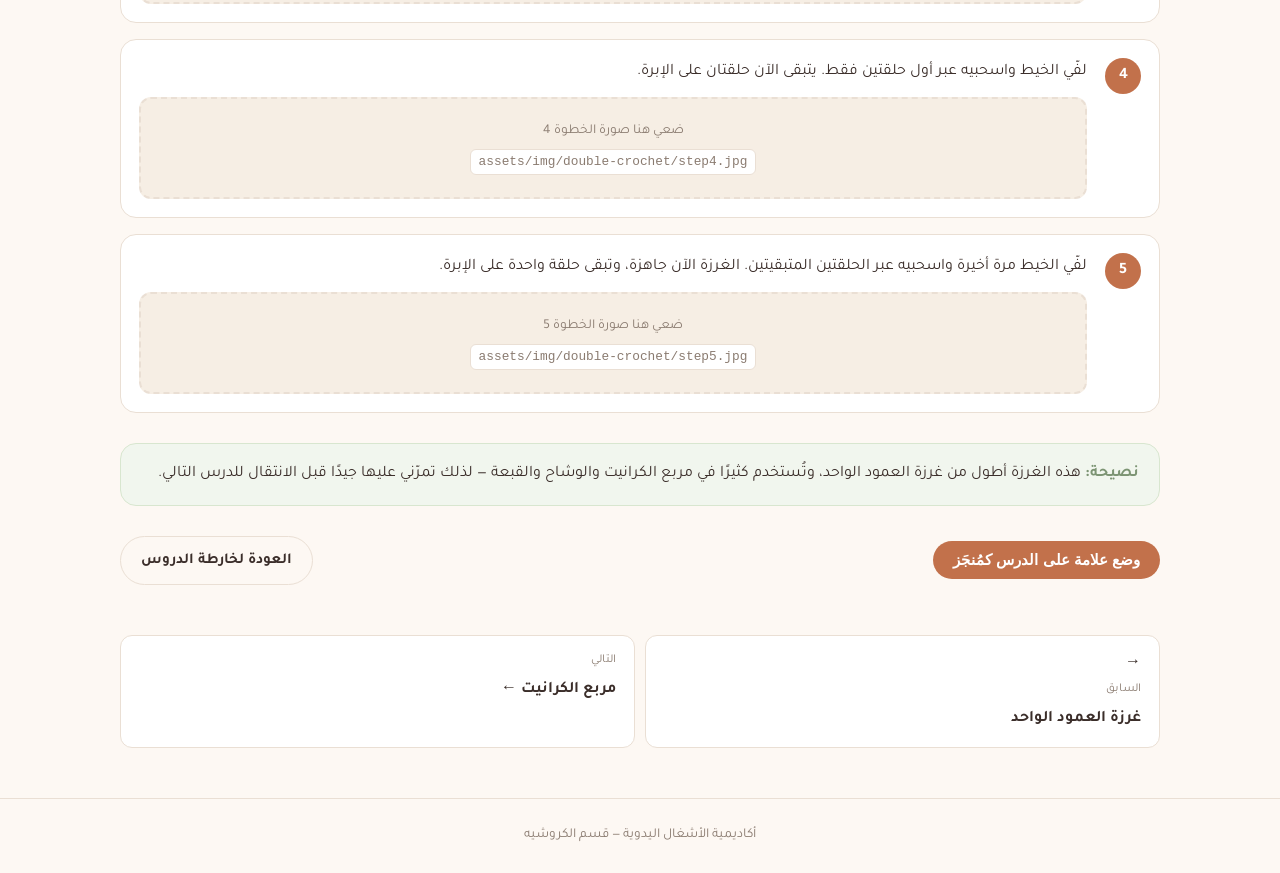
<file: lessons/05-double-crochet.html>
<!DOCTYPE html>
<html lang="ar" dir="rtl">
<head>
  <meta charset="UTF-8">
  <meta name="viewport" content="width=device-width, initial-scale=1.0">
  <title>غرزة العمود المزدوج | أكاديمية الأشغال اليدوية</title>
  <link href="https://fonts.googleapis.com/css2?family=Tajawal:wght@400;500;700;900&display=swap" rel="stylesheet">
  <link rel="stylesheet" href="../assets/css/style.css">
</head>
<body>

  <header class="site-header">
    <div class="container">
      <a href="../index.html" class="brand"><span class="logo-dot"></span> أكاديمية الأشغال اليدوية</a>
      <nav class="site-nav"><a href="../index.html#roadmap">كل الدروس</a></nav>
    </div>
  </header>

  <div class="container">
    <div class="lesson-header">
      <div class="breadcrumb">المرحلة 1: الأساسيات · الدرس 5 من 9</div>
      <h1>غرزة العمود المزدوج (Double Crochet – dc)</h1>
      <div class="lesson-meta">
        <span class="badge basic">أساسي</span>
        <span class="badge time">⏱ 15 دقيقة</span>
      </div>
    </div>

    <!-- استبدلي الـ placeholder بـ: <iframe src="https://www.youtube.com/embed/VIDEO_ID" title="غرزة العمود المزدوج" allowfullscreen></iframe> -->
    <div class="video-wrapper">
      <div class="video-placeholder">🎬 مكان الفيديو التعليمي<br><small>ضعي رابط يوتيوب هنا لاحقًا</small></div>
    </div>
    <p class="video-note">* سيتم إضافة فيديو توضيحي هنا.</p>

    <div class="materials">
      <h3>تحتاجين</h3>
      <ul>
        <li>سلسلة أساس جديدة من 15 غرزة + 3 غرز سلسلة إضافية للانطلاق</li>
      </ul>
    </div>

    <div class="steps">

      <div class="step">
        <div class="step-num">1</div>
        <div class="step-body">
          <p>لفّي الخيط حول الإبرة مرة واحدة <strong>قبل</strong> إدخالها في الغرزة (هذا ما يميّز هذه الغرزة عن غرزة العمود الواحد).</p>
          <div class="img-placeholder">ضعي هنا صورة الخطوة 1<br><code>assets/img/double-crochet/step1.jpg</code></div>
        </div>
      </div>

      <div class="step">
        <div class="step-num">2</div>
        <div class="step-body">
          <p>أدخلي الإبرة في الغرزة الرابعة من الإبرة (أي بعد تجاوز 3 غرز سلسلة الانطلاق).</p>
          <div class="img-placeholder">ضعي هنا صورة الخطوة 2<br><code>assets/img/double-crochet/step2.jpg</code></div>
        </div>
      </div>

      <div class="step">
        <div class="step-num">3</div>
        <div class="step-body">
          <p>لفّي الخيط واسحبيه عبر الغرزة. سيصبح لديك الآن 3 حلقات على الإبرة.</p>
          <div class="img-placeholder">ضعي هنا صورة الخطوة 3<br><code>assets/img/double-crochet/step3.jpg</code></div>
        </div>
      </div>

      <div class="step">
        <div class="step-num">4</div>
        <div class="step-body">
          <p>لفّي الخيط واسحبيه عبر أول حلقتين فقط. يتبقى الآن حلقتان على الإبرة.</p>
          <div class="img-placeholder">ضعي هنا صورة الخطوة 4<br><code>assets/img/double-crochet/step4.jpg</code></div>
        </div>
      </div>

      <div class="step">
        <div class="step-num">5</div>
        <div class="step-body">
          <p>لفّي الخيط مرة أخيرة واسحبيه عبر الحلقتين المتبقيتين. الغرزة الآن جاهزة، وتبقى حلقة واحدة على الإبرة.</p>
          <div class="img-placeholder">ضعي هنا صورة الخطوة 5<br><code>assets/img/double-crochet/step5.jpg</code></div>
        </div>
      </div>

    </div>

    <div class="tip-box">
      <strong>نصيحة:</strong> هذه الغرزة أطول من غرزة العمود الواحد، وتُستخدم كثيرًا في مربع الكرانيت والوشاح والقبعة — لذلك تمرّني عليها جيدًا قبل الانتقال للدرس التالي.
    </div>

    <div class="lesson-actions">
      <button class="btn" data-complete-btn="double-crochet">وضع علامة على الدرس كمُنجَز</button>
      <a class="btn outline" href="../index.html#roadmap">العودة لخارطة الدروس</a>
    </div>

    <div class="nav-links">
      <a href="04-single-crochet.html">→ <span class="dir">السابق</span> غرزة العمود الواحد</a>
      <a href="06-granny-square.html"><span class="dir">التالي</span> مربع الكرانيت ←</a>
    </div>
  </div>

  <footer class="site-footer"><div class="container">أكاديمية الأشغال اليدوية — قسم الكروشيه</div></footer>
  <script src="../assets/js/main.js"></script>
</body>
</html>
</file>
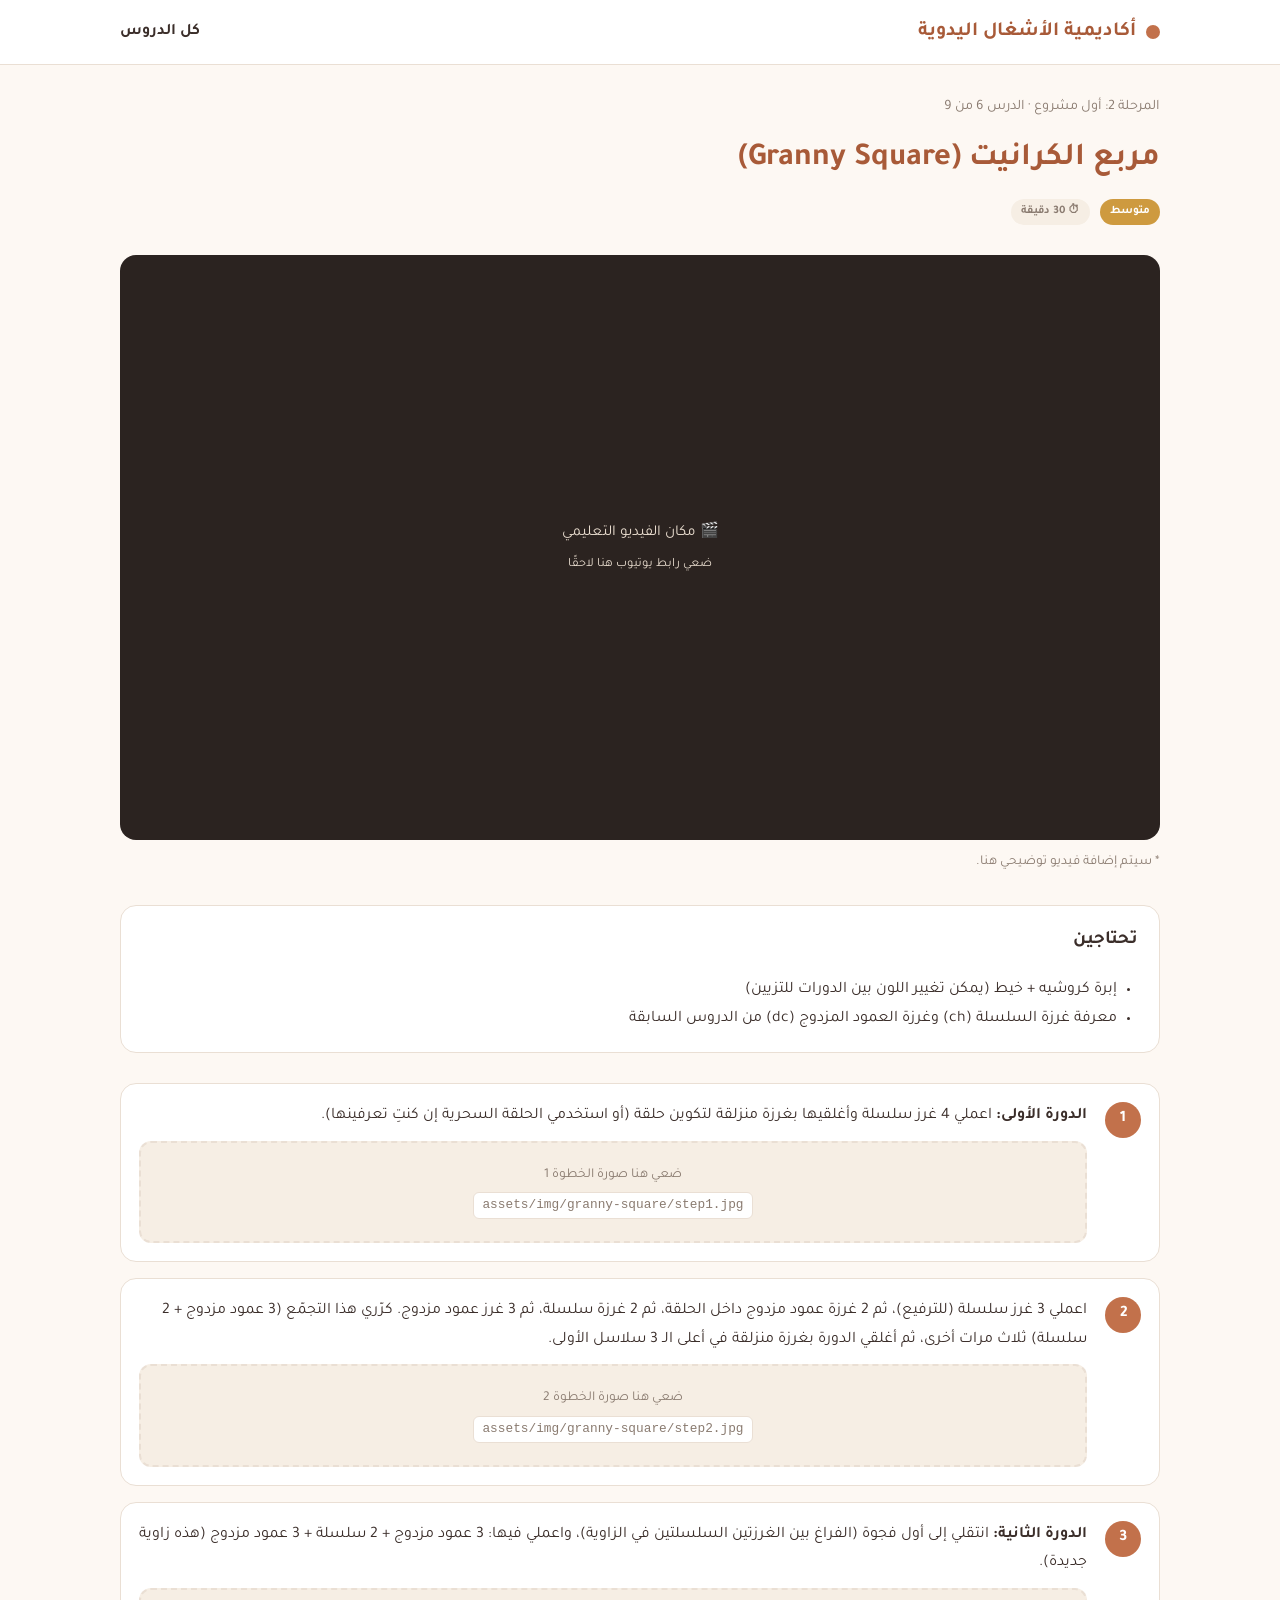
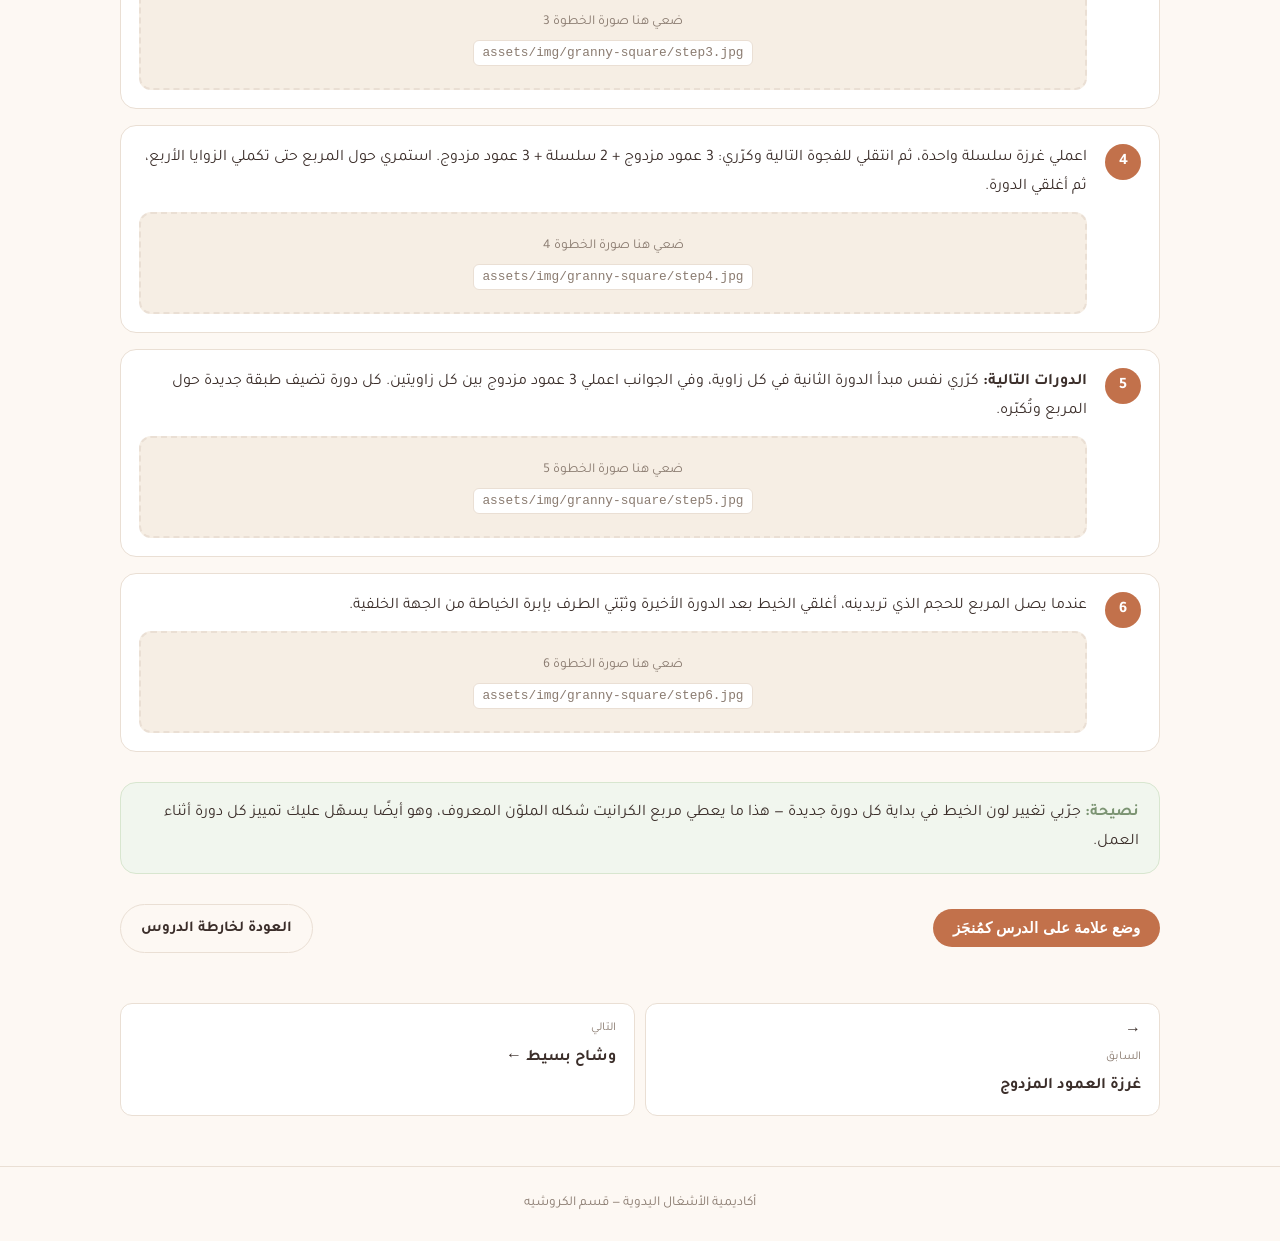
<file: lessons/06-granny-square.html>
<!DOCTYPE html>
<html lang="ar" dir="rtl">
<head>
  <meta charset="UTF-8">
  <meta name="viewport" content="width=device-width, initial-scale=1.0">
  <title>مربع الكرانيت | أكاديمية الأشغال اليدوية</title>
  <link href="https://fonts.googleapis.com/css2?family=Tajawal:wght@400;500;700;900&display=swap" rel="stylesheet">
  <link rel="stylesheet" href="../assets/css/style.css">
</head>
<body>

  <header class="site-header">
    <div class="container">
      <a href="../index.html" class="brand"><span class="logo-dot"></span> أكاديمية الأشغال اليدوية</a>
      <nav class="site-nav"><a href="../index.html#roadmap">كل الدروس</a></nav>
    </div>
  </header>

  <div class="container">
    <div class="lesson-header">
      <div class="breadcrumb">المرحلة 2: أول مشروع · الدرس 6 من 9</div>
      <h1>مربع الكرانيت (Granny Square)</h1>
      <div class="lesson-meta">
        <span class="badge mid">متوسط</span>
        <span class="badge time">⏱ 30 دقيقة</span>
      </div>
    </div>

    <!-- استبدلي الـ placeholder بـ: <iframe src="https://www.youtube.com/embed/VIDEO_ID" title="مربع الكرانيت" allowfullscreen></iframe> -->
    <div class="video-wrapper">
      <div class="video-placeholder">🎬 مكان الفيديو التعليمي<br><small>ضعي رابط يوتيوب هنا لاحقًا</small></div>
    </div>
    <p class="video-note">* سيتم إضافة فيديو توضيحي هنا.</p>

    <div class="materials">
      <h3>تحتاجين</h3>
      <ul>
        <li>إبرة كروشيه + خيط (يمكن تغيير اللون بين الدورات للتزيين)</li>
        <li>معرفة غرزة السلسلة (ch) وغرزة العمود المزدوج (dc) من الدروس السابقة</li>
      </ul>
    </div>

    <div class="steps">

      <div class="step">
        <div class="step-num">1</div>
        <div class="step-body">
          <p><strong>الدورة الأولى:</strong> اعملي 4 غرز سلسلة وأغلقيها بغرزة منزلقة لتكوين حلقة (أو استخدمي الحلقة السحرية إن كنتِ تعرفينها).</p>
          <div class="img-placeholder">ضعي هنا صورة الخطوة 1<br><code>assets/img/granny-square/step1.jpg</code></div>
        </div>
      </div>

      <div class="step">
        <div class="step-num">2</div>
        <div class="step-body">
          <p>اعملي 3 غرز سلسلة (للترفيع)، ثم 2 غرزة عمود مزدوج داخل الحلقة، ثم 2 غرزة سلسلة، ثم 3 غرز عمود مزدوج. كرّري هذا التجمّع (3 عمود مزدوج + 2 سلسلة) ثلاث مرات أخرى، ثم أغلقي الدورة بغرزة منزلقة في أعلى الـ 3 سلاسل الأولى.</p>
          <div class="img-placeholder">ضعي هنا صورة الخطوة 2<br><code>assets/img/granny-square/step2.jpg</code></div>
        </div>
      </div>

      <div class="step">
        <div class="step-num">3</div>
        <div class="step-body">
          <p><strong>الدورة الثانية:</strong> انتقلي إلى أول فجوة (الفراغ بين الغرزتين السلسلتين في الزاوية)، واعملي فيها: 3 عمود مزدوج + 2 سلسلة + 3 عمود مزدوج (هذه زاوية جديدة).</p>
          <div class="img-placeholder">ضعي هنا صورة الخطوة 3<br><code>assets/img/granny-square/step3.jpg</code></div>
        </div>
      </div>

      <div class="step">
        <div class="step-num">4</div>
        <div class="step-body">
          <p>اعملي غرزة سلسلة واحدة، ثم انتقلي للفجوة التالية وكرّري: 3 عمود مزدوج + 2 سلسلة + 3 عمود مزدوج. استمري حول المربع حتى تكملي الزوايا الأربع، ثم أغلقي الدورة.</p>
          <div class="img-placeholder">ضعي هنا صورة الخطوة 4<br><code>assets/img/granny-square/step4.jpg</code></div>
        </div>
      </div>

      <div class="step">
        <div class="step-num">5</div>
        <div class="step-body">
          <p><strong>الدورات التالية:</strong> كرّري نفس مبدأ الدورة الثانية في كل زاوية، وفي الجوانب اعملي 3 عمود مزدوج بين كل زاويتين. كل دورة تضيف طبقة جديدة حول المربع وتُكبّره.</p>
          <div class="img-placeholder">ضعي هنا صورة الخطوة 5<br><code>assets/img/granny-square/step5.jpg</code></div>
        </div>
      </div>

      <div class="step">
        <div class="step-num">6</div>
        <div class="step-body">
          <p>عندما يصل المربع للحجم الذي تريدينه، أغلقي الخيط بعد الدورة الأخيرة وثبّتي الطرف بإبرة الخياطة من الجهة الخلفية.</p>
          <div class="img-placeholder">ضعي هنا صورة الخطوة 6<br><code>assets/img/granny-square/step6.jpg</code></div>
        </div>
      </div>

    </div>

    <div class="tip-box">
      <strong>نصيحة:</strong> جرّبي تغيير لون الخيط في بداية كل دورة جديدة — هذا ما يعطي مربع الكرانيت شكله الملوّن المعروف، وهو أيضًا يسهّل عليك تمييز كل دورة أثناء العمل.
    </div>

    <div class="lesson-actions">
      <button class="btn" data-complete-btn="granny-square">وضع علامة على الدرس كمُنجَز</button>
      <a class="btn outline" href="../index.html#roadmap">العودة لخارطة الدروس</a>
    </div>

    <div class="nav-links">
      <a href="05-double-crochet.html">→ <span class="dir">السابق</span> غرزة العمود المزدوج</a>
      <a href="07-scarf.html"><span class="dir">التالي</span> وشاح بسيط ←</a>
    </div>
  </div>

  <footer class="site-footer"><div class="container">أكاديمية الأشغال اليدوية — قسم الكروشيه</div></footer>
  <script src="../assets/js/main.js"></script>
</body>
</html>
</file>
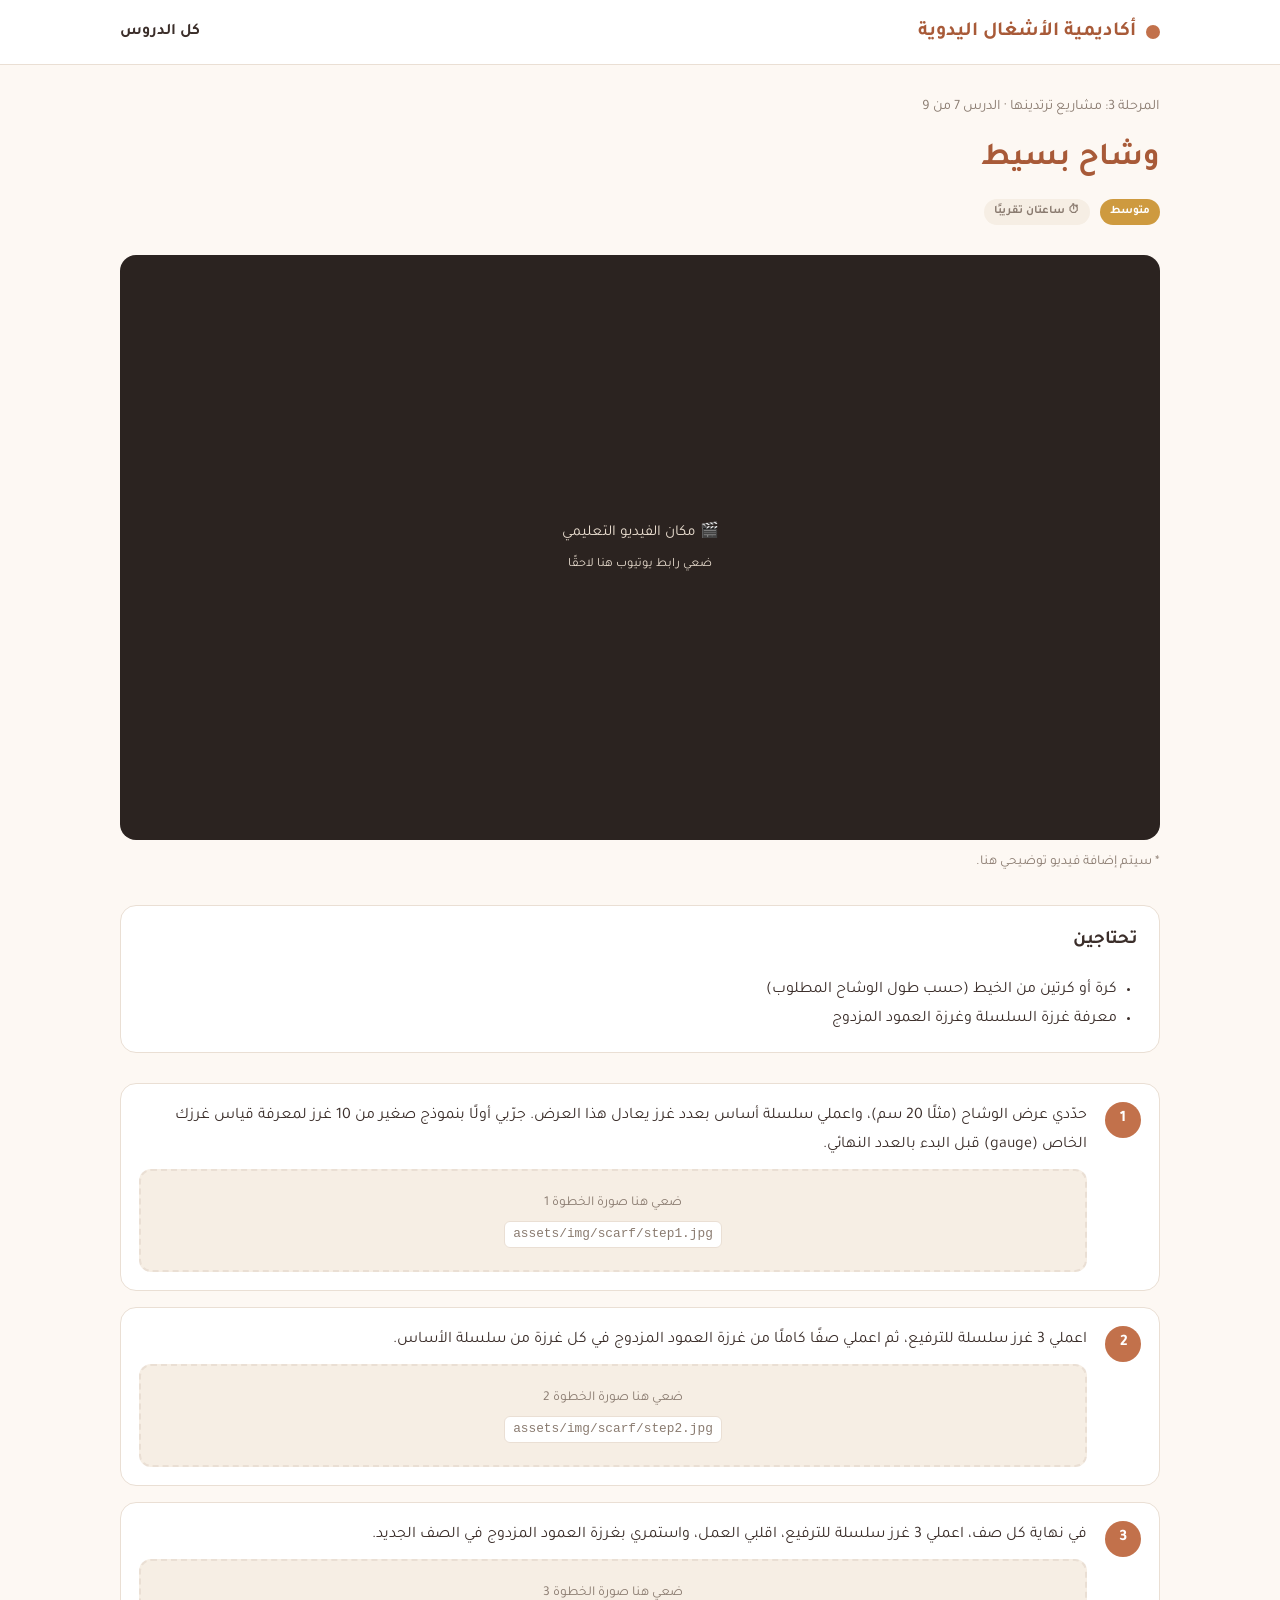
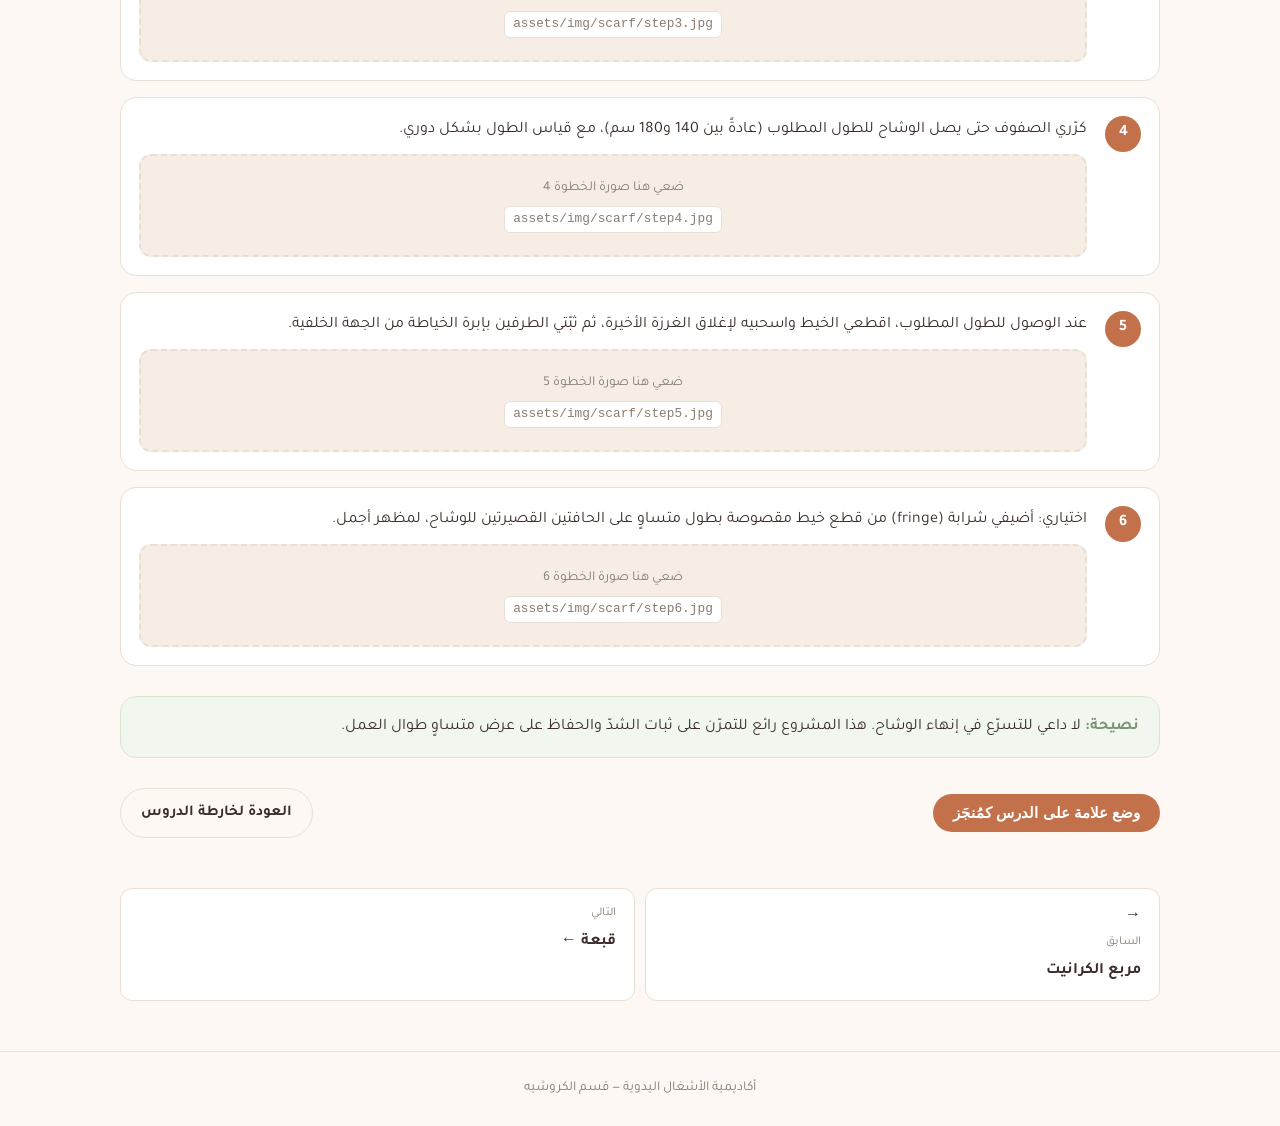
<file: lessons/07-scarf.html>
<!DOCTYPE html>
<html lang="ar" dir="rtl">
<head>
  <meta charset="UTF-8">
  <meta name="viewport" content="width=device-width, initial-scale=1.0">
  <title>وشاح بسيط | أكاديمية الأشغال اليدوية</title>
  <link href="https://fonts.googleapis.com/css2?family=Tajawal:wght@400;500;700;900&display=swap" rel="stylesheet">
  <link rel="stylesheet" href="../assets/css/style.css">
</head>
<body>

  <header class="site-header">
    <div class="container">
      <a href="../index.html" class="brand"><span class="logo-dot"></span> أكاديمية الأشغال اليدوية</a>
      <nav class="site-nav"><a href="../index.html#roadmap">كل الدروس</a></nav>
    </div>
  </header>

  <div class="container">
    <div class="lesson-header">
      <div class="breadcrumb">المرحلة 3: مشاريع ترتدينها · الدرس 7 من 9</div>
      <h1>وشاح بسيط</h1>
      <div class="lesson-meta">
        <span class="badge mid">متوسط</span>
        <span class="badge time">⏱ ساعتان تقريبًا</span>
      </div>
    </div>

    <!-- استبدلي الـ placeholder بـ: <iframe src="https://www.youtube.com/embed/VIDEO_ID" title="وشاح بسيط" allowfullscreen></iframe> -->
    <div class="video-wrapper">
      <div class="video-placeholder">🎬 مكان الفيديو التعليمي<br><small>ضعي رابط يوتيوب هنا لاحقًا</small></div>
    </div>
    <p class="video-note">* سيتم إضافة فيديو توضيحي هنا.</p>

    <div class="materials">
      <h3>تحتاجين</h3>
      <ul>
        <li>كرة أو كرتين من الخيط (حسب طول الوشاح المطلوب)</li>
        <li>معرفة غرزة السلسلة وغرزة العمود المزدوج</li>
      </ul>
    </div>

    <div class="steps">

      <div class="step">
        <div class="step-num">1</div>
        <div class="step-body">
          <p>حدّدي عرض الوشاح (مثلًا 20 سم)، واعملي سلسلة أساس بعدد غرز يعادل هذا العرض. جرّبي أولًا بنموذج صغير من 10 غرز لمعرفة قياس غرزك الخاص (gauge) قبل البدء بالعدد النهائي.</p>
          <div class="img-placeholder">ضعي هنا صورة الخطوة 1<br><code>assets/img/scarf/step1.jpg</code></div>
        </div>
      </div>

      <div class="step">
        <div class="step-num">2</div>
        <div class="step-body">
          <p>اعملي 3 غرز سلسلة للترفيع، ثم اعملي صفًا كاملًا من غرزة العمود المزدوج في كل غرزة من سلسلة الأساس.</p>
          <div class="img-placeholder">ضعي هنا صورة الخطوة 2<br><code>assets/img/scarf/step2.jpg</code></div>
        </div>
      </div>

      <div class="step">
        <div class="step-num">3</div>
        <div class="step-body">
          <p>في نهاية كل صف، اعملي 3 غرز سلسلة للترفيع، اقلبي العمل، واستمري بغرزة العمود المزدوج في الصف الجديد.</p>
          <div class="img-placeholder">ضعي هنا صورة الخطوة 3<br><code>assets/img/scarf/step3.jpg</code></div>
        </div>
      </div>

      <div class="step">
        <div class="step-num">4</div>
        <div class="step-body">
          <p>كرّري الصفوف حتى يصل الوشاح للطول المطلوب (عادةً بين 140 و180 سم)، مع قياس الطول بشكل دوري.</p>
          <div class="img-placeholder">ضعي هنا صورة الخطوة 4<br><code>assets/img/scarf/step4.jpg</code></div>
        </div>
      </div>

      <div class="step">
        <div class="step-num">5</div>
        <div class="step-body">
          <p>عند الوصول للطول المطلوب، اقطعي الخيط واسحبيه لإغلاق الغرزة الأخيرة، ثم ثبّتي الطرفين بإبرة الخياطة من الجهة الخلفية.</p>
          <div class="img-placeholder">ضعي هنا صورة الخطوة 5<br><code>assets/img/scarf/step5.jpg</code></div>
        </div>
      </div>

      <div class="step">
        <div class="step-num">6</div>
        <div class="step-body">
          <p>اختياري: أضيفي شرابة (fringe) من قطع خيط مقصوصة بطول متساوٍ على الحافتين القصيرتين للوشاح، لمظهر أجمل.</p>
          <div class="img-placeholder">ضعي هنا صورة الخطوة 6<br><code>assets/img/scarf/step6.jpg</code></div>
        </div>
      </div>

    </div>

    <div class="tip-box">
      <strong>نصيحة:</strong> لا داعي للتسرّع في إنهاء الوشاح. هذا المشروع رائع للتمرّن على ثبات الشدّ والحفاظ على عرض متساوٍ طوال العمل.
    </div>

    <div class="lesson-actions">
      <button class="btn" data-complete-btn="scarf">وضع علامة على الدرس كمُنجَز</button>
      <a class="btn outline" href="../index.html#roadmap">العودة لخارطة الدروس</a>
    </div>

    <div class="nav-links">
      <a href="06-granny-square.html">→ <span class="dir">السابق</span> مربع الكرانيت</a>
      <a href="08-hat.html"><span class="dir">التالي</span> قبعة ←</a>
    </div>
  </div>

  <footer class="site-footer"><div class="container">أكاديمية الأشغال اليدوية — قسم الكروشيه</div></footer>
  <script src="../assets/js/main.js"></script>
</body>
</html>
</file>
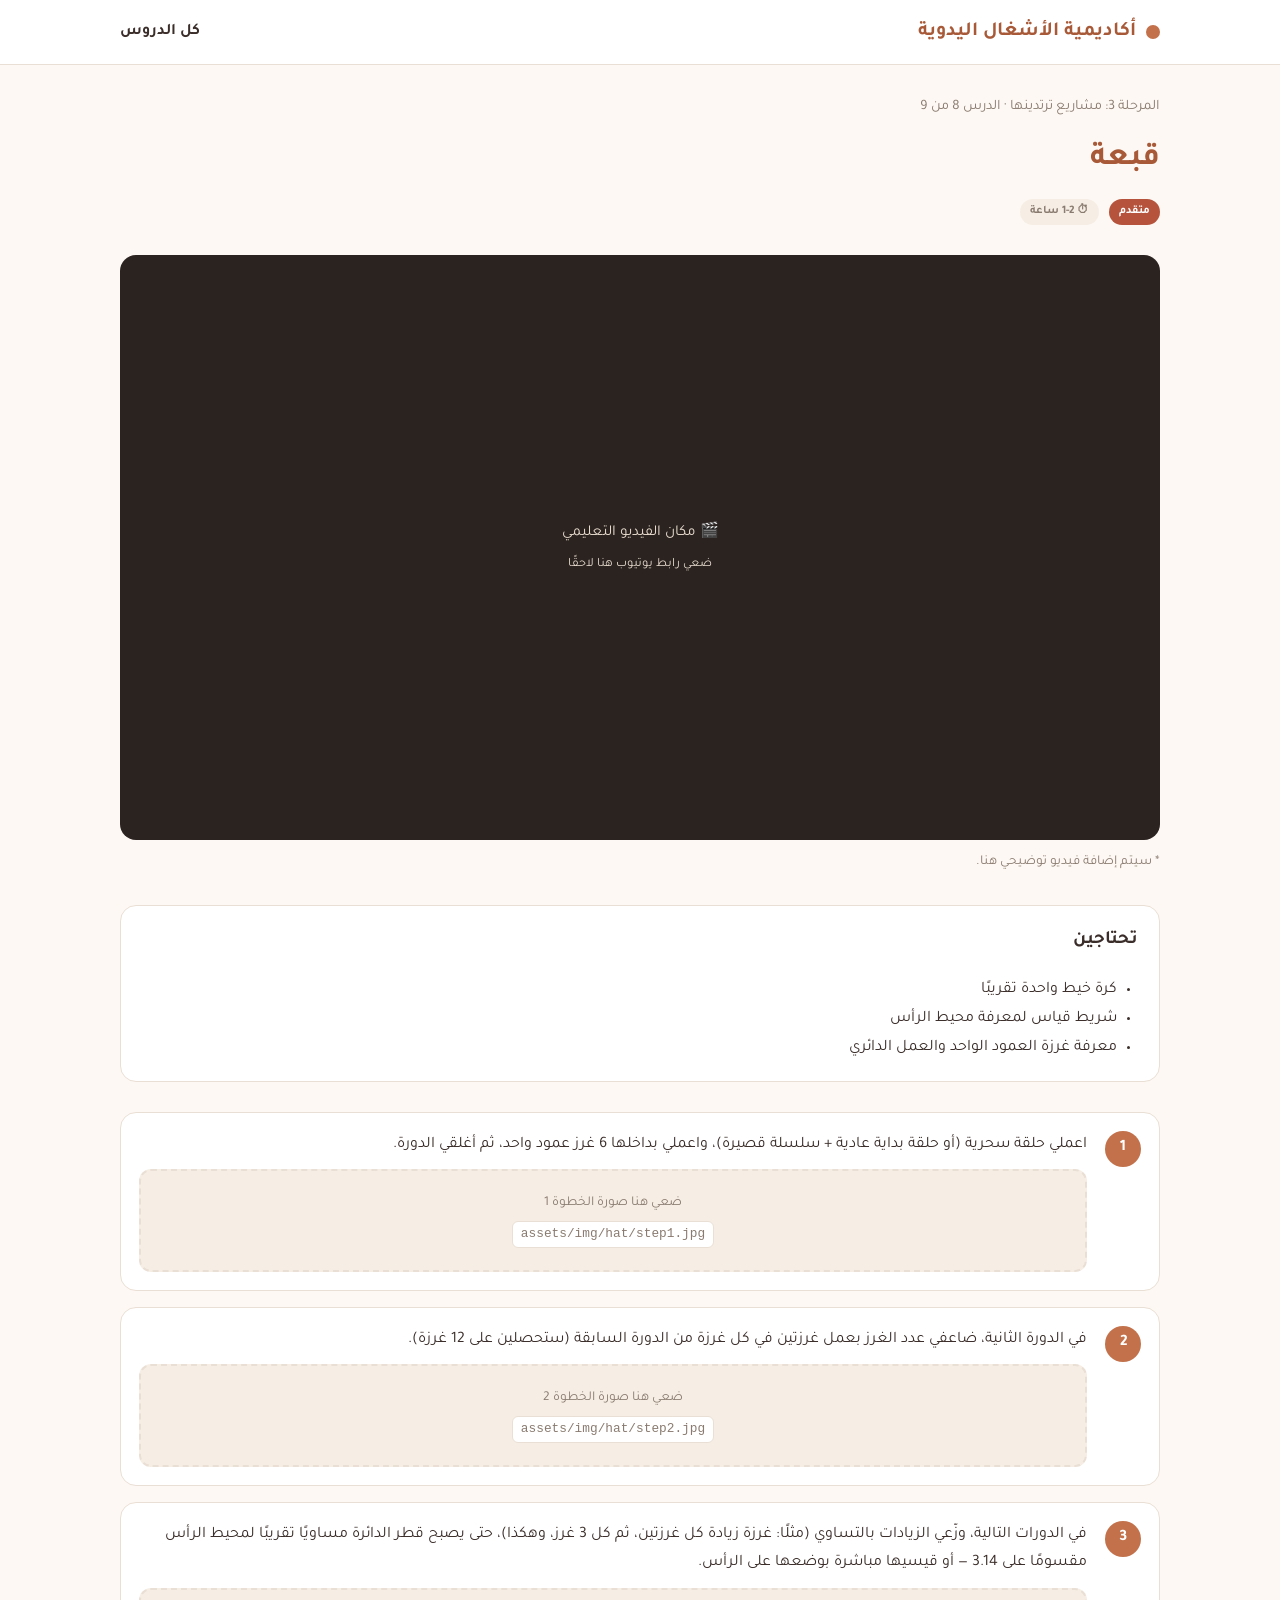
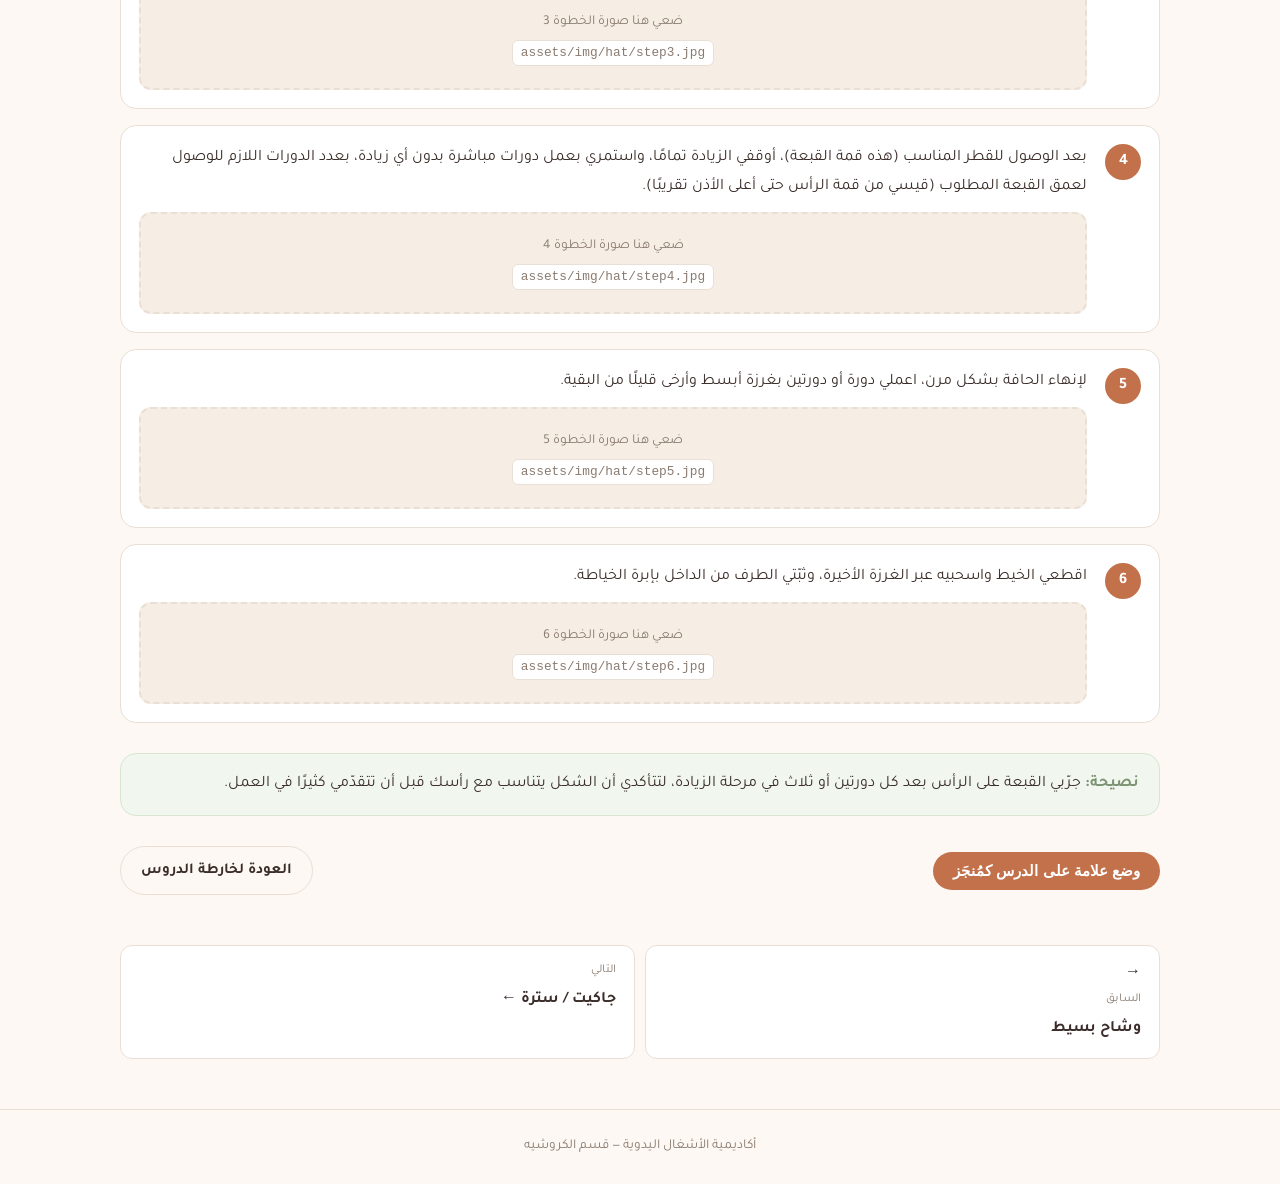
<file: lessons/08-hat.html>
<!DOCTYPE html>
<html lang="ar" dir="rtl">
<head>
  <meta charset="UTF-8">
  <meta name="viewport" content="width=device-width, initial-scale=1.0">
  <title>قبعة | أكاديمية الأشغال اليدوية</title>
  <link href="https://fonts.googleapis.com/css2?family=Tajawal:wght@400;500;700;900&display=swap" rel="stylesheet">
  <link rel="stylesheet" href="../assets/css/style.css">
</head>
<body>

  <header class="site-header">
    <div class="container">
      <a href="../index.html" class="brand"><span class="logo-dot"></span> أكاديمية الأشغال اليدوية</a>
      <nav class="site-nav"><a href="../index.html#roadmap">كل الدروس</a></nav>
    </div>
  </header>

  <div class="container">
    <div class="lesson-header">
      <div class="breadcrumb">المرحلة 3: مشاريع ترتدينها · الدرس 8 من 9</div>
      <h1>قبعة</h1>
      <div class="lesson-meta">
        <span class="badge adv">متقدم</span>
        <span class="badge time">⏱ 1-2 ساعة</span>
      </div>
    </div>

    <!-- استبدلي الـ placeholder بـ: <iframe src="https://www.youtube.com/embed/VIDEO_ID" title="قبعة" allowfullscreen></iframe> -->
    <div class="video-wrapper">
      <div class="video-placeholder">🎬 مكان الفيديو التعليمي<br><small>ضعي رابط يوتيوب هنا لاحقًا</small></div>
    </div>
    <p class="video-note">* سيتم إضافة فيديو توضيحي هنا.</p>

    <div class="materials">
      <h3>تحتاجين</h3>
      <ul>
        <li>كرة خيط واحدة تقريبًا</li>
        <li>شريط قياس لمعرفة محيط الرأس</li>
        <li>معرفة غرزة العمود الواحد والعمل الدائري</li>
      </ul>
    </div>

    <div class="steps">

      <div class="step">
        <div class="step-num">1</div>
        <div class="step-body">
          <p>اعملي حلقة سحرية (أو حلقة بداية عادية + سلسلة قصيرة)، واعملي بداخلها 6 غرز عمود واحد، ثم أغلقي الدورة.</p>
          <div class="img-placeholder">ضعي هنا صورة الخطوة 1<br><code>assets/img/hat/step1.jpg</code></div>
        </div>
      </div>

      <div class="step">
        <div class="step-num">2</div>
        <div class="step-body">
          <p>في الدورة الثانية، ضاعفي عدد الغرز بعمل غرزتين في كل غرزة من الدورة السابقة (ستحصلين على 12 غرزة).</p>
          <div class="img-placeholder">ضعي هنا صورة الخطوة 2<br><code>assets/img/hat/step2.jpg</code></div>
        </div>
      </div>

      <div class="step">
        <div class="step-num">3</div>
        <div class="step-body">
          <p>في الدورات التالية، وزّعي الزيادات بالتساوي (مثلًا: غرزة زيادة كل غرزتين، ثم كل 3 غرز، وهكذا)، حتى يصبح قطر الدائرة مساويًا تقريبًا لمحيط الرأس مقسومًا على 3.14 — أو قيسيها مباشرة بوضعها على الرأس.</p>
          <div class="img-placeholder">ضعي هنا صورة الخطوة 3<br><code>assets/img/hat/step3.jpg</code></div>
        </div>
      </div>

      <div class="step">
        <div class="step-num">4</div>
        <div class="step-body">
          <p>بعد الوصول للقطر المناسب (هذه قمة القبعة)، أوقفي الزيادة تمامًا، واستمري بعمل دورات مباشرة بدون أي زيادة، بعدد الدورات اللازم للوصول لعمق القبعة المطلوب (قيسي من قمة الرأس حتى أعلى الأذن تقريبًا).</p>
          <div class="img-placeholder">ضعي هنا صورة الخطوة 4<br><code>assets/img/hat/step4.jpg</code></div>
        </div>
      </div>

      <div class="step">
        <div class="step-num">5</div>
        <div class="step-body">
          <p>لإنهاء الحافة بشكل مرن، اعملي دورة أو دورتين بغرزة أبسط وأرخى قليلًا من البقية.</p>
          <div class="img-placeholder">ضعي هنا صورة الخطوة 5<br><code>assets/img/hat/step5.jpg</code></div>
        </div>
      </div>

      <div class="step">
        <div class="step-num">6</div>
        <div class="step-body">
          <p>اقطعي الخيط واسحبيه عبر الغرزة الأخيرة، وثبّتي الطرف من الداخل بإبرة الخياطة.</p>
          <div class="img-placeholder">ضعي هنا صورة الخطوة 6<br><code>assets/img/hat/step6.jpg</code></div>
        </div>
      </div>

    </div>

    <div class="tip-box">
      <strong>نصيحة:</strong> جرّبي القبعة على الرأس بعد كل دورتين أو ثلاث في مرحلة الزيادة، لتتأكدي أن الشكل يتناسب مع رأسك قبل أن تتقدّمي كثيرًا في العمل.
    </div>

    <div class="lesson-actions">
      <button class="btn" data-complete-btn="hat">وضع علامة على الدرس كمُنجَز</button>
      <a class="btn outline" href="../index.html#roadmap">العودة لخارطة الدروس</a>
    </div>

    <div class="nav-links">
      <a href="07-scarf.html">→ <span class="dir">السابق</span> وشاح بسيط</a>
      <a href="09-jacket.html"><span class="dir">التالي</span> جاكيت / سترة ←</a>
    </div>
  </div>

  <footer class="site-footer"><div class="container">أكاديمية الأشغال اليدوية — قسم الكروشيه</div></footer>
  <script src="../assets/js/main.js"></script>
</body>
</html>
</file>
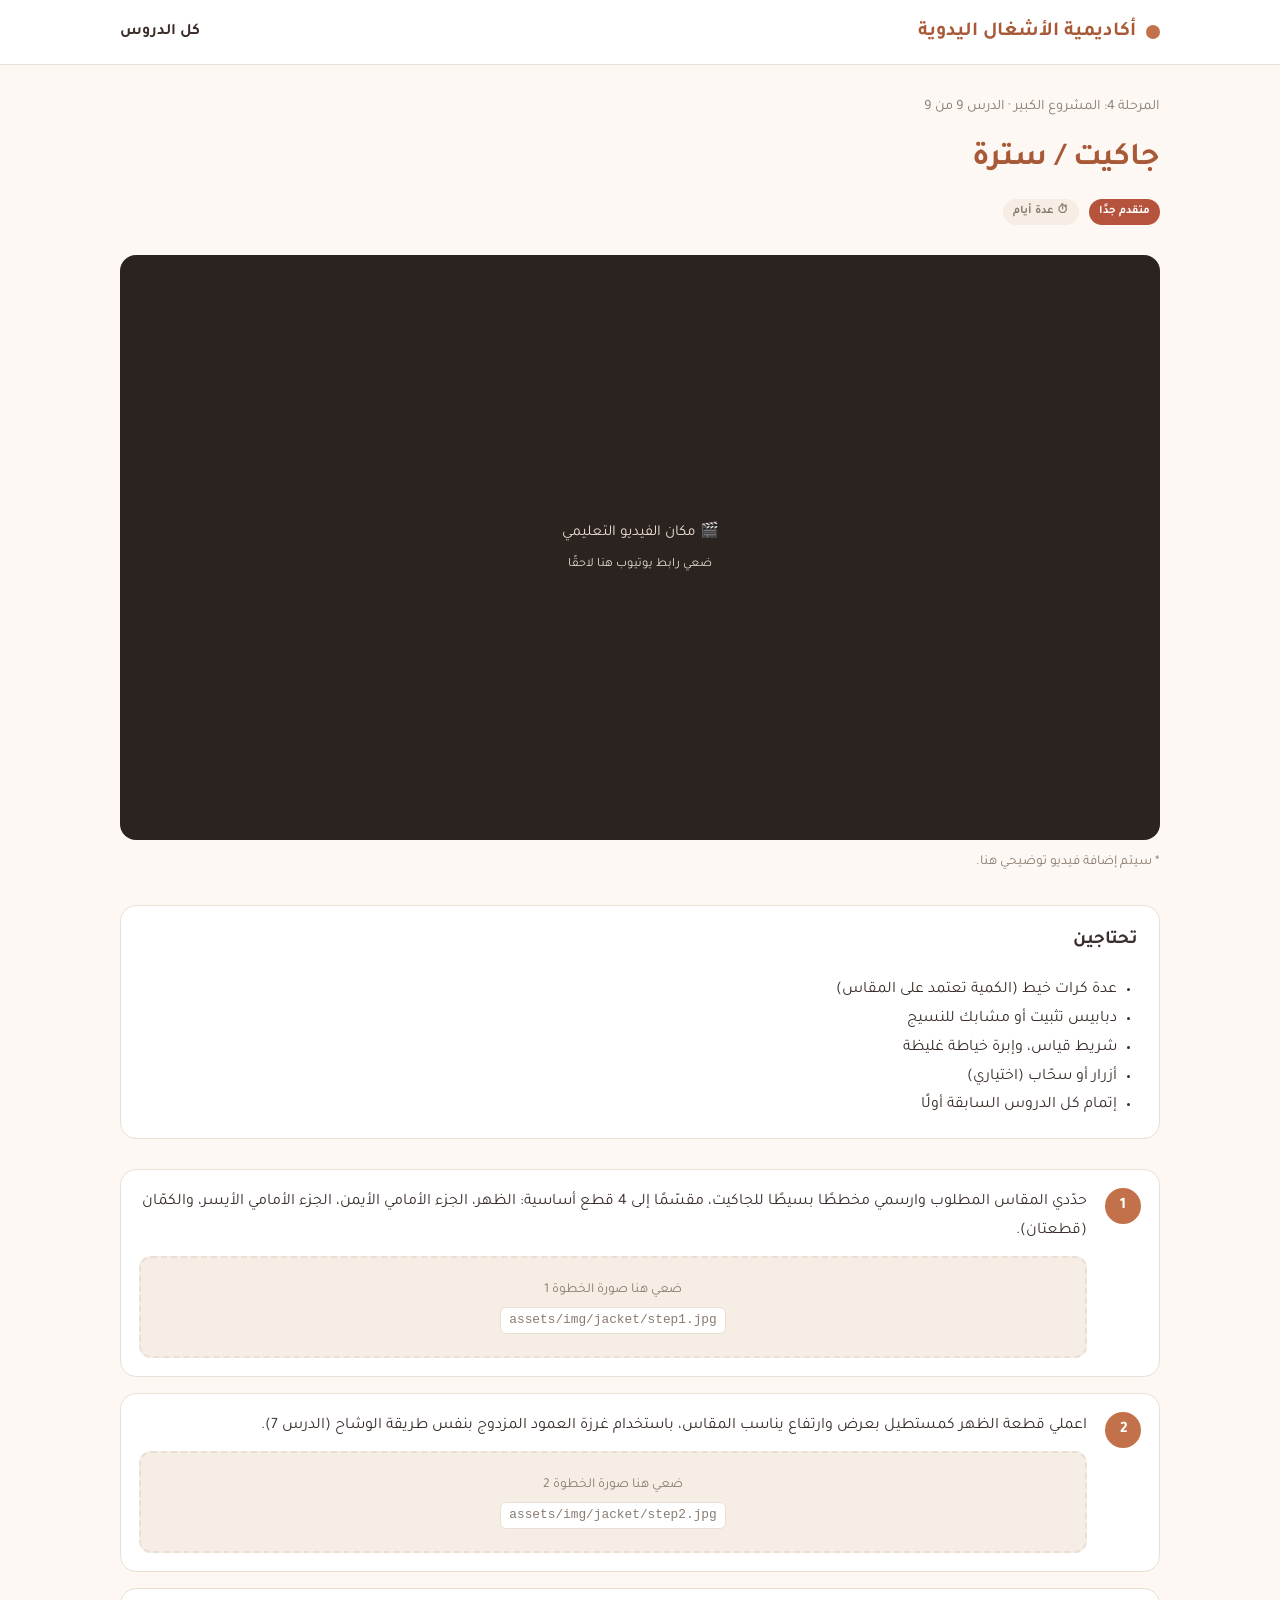
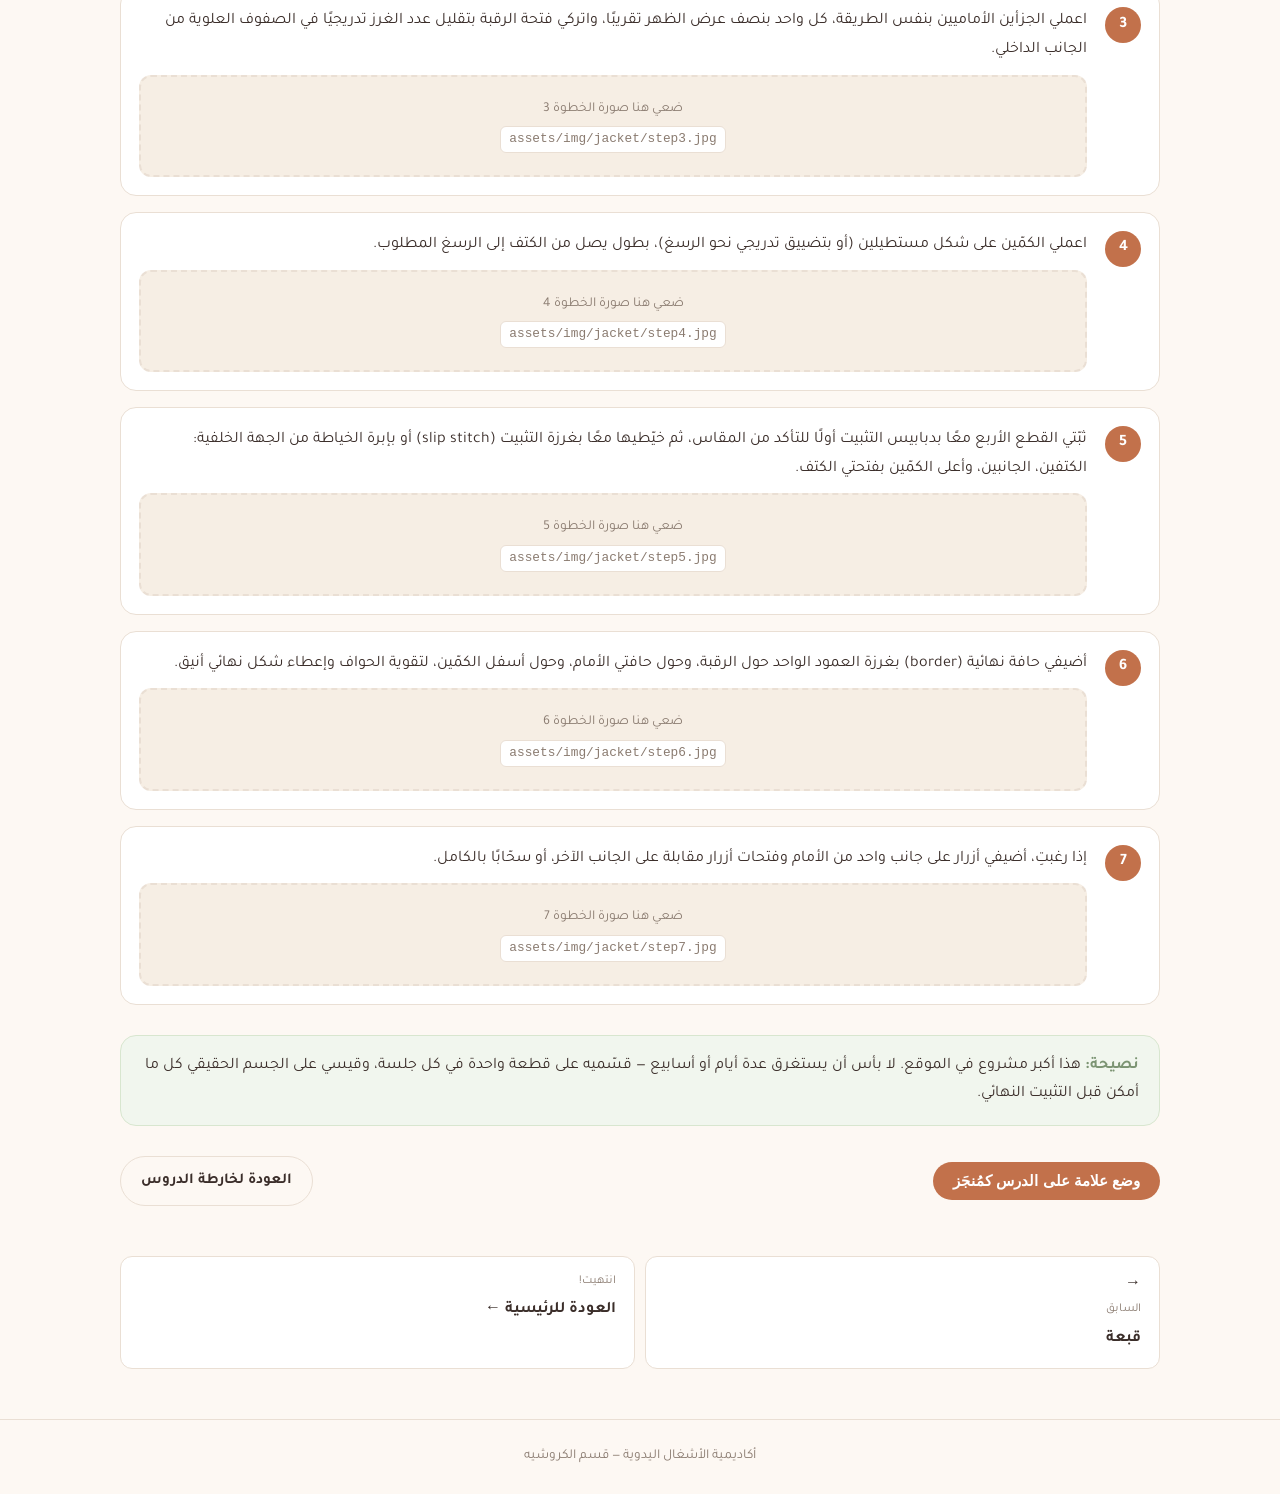
<file: lessons/09-jacket.html>
<!DOCTYPE html>
<html lang="ar" dir="rtl">
<head>
  <meta charset="UTF-8">
  <meta name="viewport" content="width=device-width, initial-scale=1.0">
  <title>جاكيت / سترة | أكاديمية الأشغال اليدوية</title>
  <link href="https://fonts.googleapis.com/css2?family=Tajawal:wght@400;500;700;900&display=swap" rel="stylesheet">
  <link rel="stylesheet" href="../assets/css/style.css">
</head>
<body>

  <header class="site-header">
    <div class="container">
      <a href="../index.html" class="brand"><span class="logo-dot"></span> أكاديمية الأشغال اليدوية</a>
      <nav class="site-nav"><a href="../index.html#roadmap">كل الدروس</a></nav>
    </div>
  </header>

  <div class="container">
    <div class="lesson-header">
      <div class="breadcrumb">المرحلة 4: المشروع الكبير · الدرس 9 من 9</div>
      <h1>جاكيت / سترة</h1>
      <div class="lesson-meta">
        <span class="badge adv">متقدم جدًا</span>
        <span class="badge time">⏱ عدة أيام</span>
      </div>
    </div>

    <!-- استبدلي الـ placeholder بـ: <iframe src="https://www.youtube.com/embed/VIDEO_ID" title="جاكيت / سترة" allowfullscreen></iframe> -->
    <div class="video-wrapper">
      <div class="video-placeholder">🎬 مكان الفيديو التعليمي<br><small>ضعي رابط يوتيوب هنا لاحقًا</small></div>
    </div>
    <p class="video-note">* سيتم إضافة فيديو توضيحي هنا.</p>

    <div class="materials">
      <h3>تحتاجين</h3>
      <ul>
        <li>عدة كرات خيط (الكمية تعتمد على المقاس)</li>
        <li>دبابيس تثبيت أو مشابك للنسيج</li>
        <li>شريط قياس، وإبرة خياطة غليظة</li>
        <li>أزرار أو سحّاب (اختياري)</li>
        <li>إتمام كل الدروس السابقة أولًا</li>
      </ul>
    </div>

    <div class="steps">

      <div class="step">
        <div class="step-num">1</div>
        <div class="step-body">
          <p>حدّدي المقاس المطلوب وارسمي مخططًا بسيطًا للجاكيت، مقسّمًا إلى 4 قطع أساسية: الظهر، الجزء الأمامي الأيمن، الجزء الأمامي الأيسر، والكمّان (قطعتان).</p>
          <div class="img-placeholder">ضعي هنا صورة الخطوة 1<br><code>assets/img/jacket/step1.jpg</code></div>
        </div>
      </div>

      <div class="step">
        <div class="step-num">2</div>
        <div class="step-body">
          <p>اعملي قطعة الظهر كمستطيل بعرض وارتفاع يناسب المقاس، باستخدام غرزة العمود المزدوج بنفس طريقة الوشاح (الدرس 7).</p>
          <div class="img-placeholder">ضعي هنا صورة الخطوة 2<br><code>assets/img/jacket/step2.jpg</code></div>
        </div>
      </div>

      <div class="step">
        <div class="step-num">3</div>
        <div class="step-body">
          <p>اعملي الجزأين الأماميين بنفس الطريقة، كل واحد بنصف عرض الظهر تقريبًا، واتركي فتحة الرقبة بتقليل عدد الغرز تدريجيًا في الصفوف العلوية من الجانب الداخلي.</p>
          <div class="img-placeholder">ضعي هنا صورة الخطوة 3<br><code>assets/img/jacket/step3.jpg</code></div>
        </div>
      </div>

      <div class="step">
        <div class="step-num">4</div>
        <div class="step-body">
          <p>اعملي الكمّين على شكل مستطيلين (أو بتضييق تدريجي نحو الرسغ)، بطول يصل من الكتف إلى الرسغ المطلوب.</p>
          <div class="img-placeholder">ضعي هنا صورة الخطوة 4<br><code>assets/img/jacket/step4.jpg</code></div>
        </div>
      </div>

      <div class="step">
        <div class="step-num">5</div>
        <div class="step-body">
          <p>ثبّتي القطع الأربع معًا بدبابيس التثبيت أولًا للتأكد من المقاس، ثم خيّطيها معًا بغرزة التثبيت (slip stitch) أو بإبرة الخياطة من الجهة الخلفية: الكتفين، الجانبين، وأعلى الكمّين بفتحتي الكتف.</p>
          <div class="img-placeholder">ضعي هنا صورة الخطوة 5<br><code>assets/img/jacket/step5.jpg</code></div>
        </div>
      </div>

      <div class="step">
        <div class="step-num">6</div>
        <div class="step-body">
          <p>أضيفي حافة نهائية (border) بغرزة العمود الواحد حول الرقبة، وحول حافتي الأمام، وحول أسفل الكمّين، لتقوية الحواف وإعطاء شكل نهائي أنيق.</p>
          <div class="img-placeholder">ضعي هنا صورة الخطوة 6<br><code>assets/img/jacket/step6.jpg</code></div>
        </div>
      </div>

      <div class="step">
        <div class="step-num">7</div>
        <div class="step-body">
          <p>إذا رغبتِ، أضيفي أزرار على جانب واحد من الأمام وفتحات أزرار مقابلة على الجانب الآخر، أو سحّابًا بالكامل.</p>
          <div class="img-placeholder">ضعي هنا صورة الخطوة 7<br><code>assets/img/jacket/step7.jpg</code></div>
        </div>
      </div>

    </div>

    <div class="tip-box">
      <strong>نصيحة:</strong> هذا أكبر مشروع في الموقع. لا بأس أن يستغرق عدة أيام أو أسابيع — قسّميه على قطعة واحدة في كل جلسة، وقيسي على الجسم الحقيقي كل ما أمكن قبل التثبيت النهائي.
    </div>

    <div class="lesson-actions">
      <button class="btn" data-complete-btn="jacket">وضع علامة على الدرس كمُنجَز</button>
      <a class="btn outline" href="../index.html#roadmap">العودة لخارطة الدروس</a>
    </div>

    <div class="nav-links">
      <a href="08-hat.html">→ <span class="dir">السابق</span> قبعة</a>
      <a href="../index.html#roadmap"><span class="dir">انتهيت!</span> العودة للرئيسية ←</a>
    </div>
  </div>

  <footer class="site-footer"><div class="container">أكاديمية الأشغال اليدوية — قسم الكروشيه</div></footer>
  <script src="../assets/js/main.js"></script>
</body>
</html>
</file>
<file: assets/css/style.css>
/* ===== متغيرات التصميم ===== */
:root {
  --color-bg: #FDF8F3;
  --color-bg-alt: #F6EEE4;
  --color-card: #FFFFFF;
  --color-border: #EADFD4;
  --color-text: #3B2E2A;
  --color-muted: #8A7B70;
  --color-primary: #C2714B;
  --color-primary-dark: #A85A38;
  --color-secondary: #7C9473;
  --color-level-basic: #7C9473;
  --color-level-mid: #CE9A3F;
  --color-level-adv: #B5533C;
  --shadow-card: 0 4px 16px rgba(59, 46, 42, 0.08);
  --radius: 16px;
}

* { box-sizing: border-box; }

html, body {
  margin: 0;
  padding: 0;
  direction: rtl;
  background: var(--color-bg);
  color: var(--color-text);
  font-family: "Tajawal", "Segoe UI", Tahoma, sans-serif;
  line-height: 1.8;
}

a { color: var(--color-primary-dark); text-decoration: none; }
a:hover { text-decoration: underline; }
img { max-width: 100%; display: block; }

.container {
  max-width: 1080px;
  margin: 0 auto;
  padding: 0 20px;
}

/* ===== الهيدر ===== */
.site-header {
  background: var(--color-card);
  border-bottom: 1px solid var(--color-border);
  position: sticky;
  top: 0;
  z-index: 50;
}

.site-header .container {
  display: flex;
  align-items: center;
  justify-content: space-between;
  padding: 14px 20px;
}

.brand {
  display: flex;
  align-items: center;
  gap: 10px;
  font-weight: 700;
  font-size: 1.25rem;
  color: var(--color-primary-dark);
}

.brand .logo-dot {
  width: 14px;
  height: 14px;
  border-radius: 50%;
  background: var(--color-primary);
  display: inline-block;
}

.site-nav a {
  margin-right: 18px;
  color: var(--color-text);
  font-weight: 600;
}

/* ===== الهيرو ===== */
.hero {
  background: linear-gradient(135deg, var(--color-bg-alt), var(--color-bg));
  padding: 56px 0 40px;
  text-align: center;
}

.hero h1 {
  font-size: 2.1rem;
  margin: 0 0 14px;
  color: var(--color-primary-dark);
}

.hero p {
  color: var(--color-muted);
  max-width: 640px;
  margin: 0 auto 24px;
  font-size: 1.05rem;
}

.hero-badges {
  display: flex;
  justify-content: center;
  gap: 10px;
  flex-wrap: wrap;
}

.pill {
  background: var(--color-card);
  border: 1px solid var(--color-border);
  border-radius: 999px;
  padding: 6px 16px;
  font-size: 0.85rem;
  color: var(--color-muted);
}

/* ===== خارطة التعلم ===== */
.roadmap {
  padding: 40px 0 70px;
}

.roadmap h2 {
  text-align: center;
  margin-bottom: 6px;
}

.roadmap .sub {
  text-align: center;
  color: var(--color-muted);
  margin-bottom: 36px;
}

.level-block {
  margin-bottom: 34px;
}

.level-title {
  display: flex;
  align-items: center;
  gap: 10px;
  margin-bottom: 14px;
  font-size: 1.1rem;
  font-weight: 700;
}

.level-title .dot {
  width: 10px;
  height: 10px;
  border-radius: 50%;
}

.lesson-grid {
  display: grid;
  grid-template-columns: repeat(auto-fill, minmax(230px, 1fr));
  gap: 16px;
}

.lesson-card {
  background: var(--color-card);
  border: 1px solid var(--color-border);
  border-radius: var(--radius);
  padding: 18px;
  box-shadow: var(--shadow-card);
  position: relative;
  transition: transform .15s ease;
}

.lesson-card:hover { transform: translateY(-3px); }

.lesson-card .num {
  width: 32px;
  height: 32px;
  border-radius: 50%;
  background: var(--color-bg-alt);
  color: var(--color-primary-dark);
  display: flex;
  align-items: center;
  justify-content: center;
  font-weight: 700;
  margin-bottom: 10px;
}

.lesson-card h3 {
  margin: 0 0 6px;
  font-size: 1.05rem;
}

.lesson-card .meta {
  display: flex;
  gap: 8px;
  flex-wrap: wrap;
  margin-top: 10px;
}

.badge {
  font-size: 0.72rem;
  padding: 3px 10px;
  border-radius: 999px;
  color: #fff;
  font-weight: 700;
}

.badge.basic { background: var(--color-level-basic); }
.badge.mid { background: var(--color-level-mid); }
.badge.adv { background: var(--color-level-adv); }

.badge.time {
  background: var(--color-bg-alt);
  color: var(--color-muted);
}

.lesson-card .check {
  position: absolute;
  top: 14px;
  left: 14px;
  width: 24px;
  height: 24px;
  border-radius: 50%;
  background: var(--color-secondary);
  color: #fff;
  display: none;
  align-items: center;
  justify-content: center;
  font-size: 0.85rem;
}

.lesson-card.done .check { display: flex; }

/* ===== صفحة الدرس ===== */
.lesson-header {
  padding: 30px 0 10px;
}

.breadcrumb {
  color: var(--color-muted);
  font-size: 0.9rem;
  margin-bottom: 10px;
}

.lesson-header h1 {
  margin: 0 0 10px;
  color: var(--color-primary-dark);
}

.lesson-meta {
  display: flex;
  gap: 10px;
  flex-wrap: wrap;
  margin-bottom: 20px;
}

.video-wrapper {
  position: relative;
  width: 100%;
  padding-top: 56.25%;
  background: #2b2320;
  border-radius: var(--radius);
  overflow: hidden;
  margin-bottom: 10px;
}

.video-wrapper iframe,
.video-wrapper .video-placeholder {
  position: absolute;
  inset: 0;
  width: 100%;
  height: 100%;
  border: 0;
}

.video-placeholder {
  display: flex;
  flex-direction: column;
  align-items: center;
  justify-content: center;
  color: #e9ddcf;
  text-align: center;
  padding: 20px;
  font-size: 0.95rem;
  gap: 8px;
}

.video-note {
  color: var(--color-muted);
  font-size: 0.85rem;
  margin: 0 0 30px;
}

.materials {
  background: var(--color-card);
  border: 1px solid var(--color-border);
  border-radius: var(--radius);
  padding: 18px 22px;
  margin-bottom: 30px;
}

.materials h3 { margin-top: 0; }
.materials ul { margin: 0; padding-right: 20px; }

.steps { margin-bottom: 30px; }

.step {
  display: flex;
  gap: 18px;
  background: var(--color-card);
  border: 1px solid var(--color-border);
  border-radius: var(--radius);
  padding: 18px;
  margin-bottom: 16px;
  align-items: flex-start;
}

.step .step-num {
  flex: 0 0 auto;
  width: 36px;
  height: 36px;
  border-radius: 50%;
  background: var(--color-primary);
  color: #fff;
  font-weight: 700;
  display: flex;
  align-items: center;
  justify-content: center;
}

.step .step-body { flex: 1; min-width: 0; }
.step .step-body p { margin: 0 0 10px; }

.img-placeholder {
  border: 2px dashed var(--color-border);
  border-radius: 12px;
  background: var(--color-bg-alt);
  color: var(--color-muted);
  padding: 22px 14px;
  text-align: center;
  font-size: 0.85rem;
  line-height: 1.6;
}

.img-placeholder code {
  display: inline-block;
  margin-top: 6px;
  background: var(--color-card);
  border: 1px solid var(--color-border);
  border-radius: 6px;
  padding: 2px 8px;
  direction: ltr;
  font-size: 0.8rem;
}

.tip-box {
  background: #F1F6EE;
  border: 1px solid #D8E6CF;
  border-radius: var(--radius);
  padding: 16px 20px;
  margin-bottom: 30px;
}

.tip-box strong { color: var(--color-secondary); }

.lesson-actions {
  display: flex;
  justify-content: space-between;
  align-items: center;
  flex-wrap: wrap;
  gap: 12px;
  margin: 30px 0 50px;
}

.btn {
  display: inline-flex;
  align-items: center;
  gap: 8px;
  padding: 10px 20px;
  border-radius: 999px;
  background: var(--color-primary);
  color: #fff;
  font-weight: 700;
  border: none;
  cursor: pointer;
  font-size: 0.95rem;
}

.btn:hover { background: var(--color-primary-dark); text-decoration: none; }

.btn.outline {
  background: transparent;
  border: 1px solid var(--color-border);
  color: var(--color-text);
}

.btn.done {
  background: var(--color-secondary);
}

.nav-links {
  display: flex;
  justify-content: space-between;
  gap: 10px;
  margin-bottom: 50px;
}

.nav-links a {
  flex: 1;
  background: var(--color-card);
  border: 1px solid var(--color-border);
  border-radius: 12px;
  padding: 14px 18px;
  color: var(--color-text);
  font-weight: 600;
}

.nav-links a:hover { background: var(--color-bg-alt); text-decoration: none; }
.nav-links .dir { display: block; font-size: 0.75rem; color: var(--color-muted); margin-bottom: 4px; font-weight: 400; }

/* ===== الفوتر ===== */
.site-footer {
  border-top: 1px solid var(--color-border);
  padding: 24px 0;
  color: var(--color-muted);
  font-size: 0.85rem;
  text-align: center;
}

@media (max-width: 600px) {
  .site-nav a { margin-right: 10px; font-size: 0.85rem; }
  .hero h1 { font-size: 1.6rem; }
  .step { flex-direction: column; }
}
</file>
